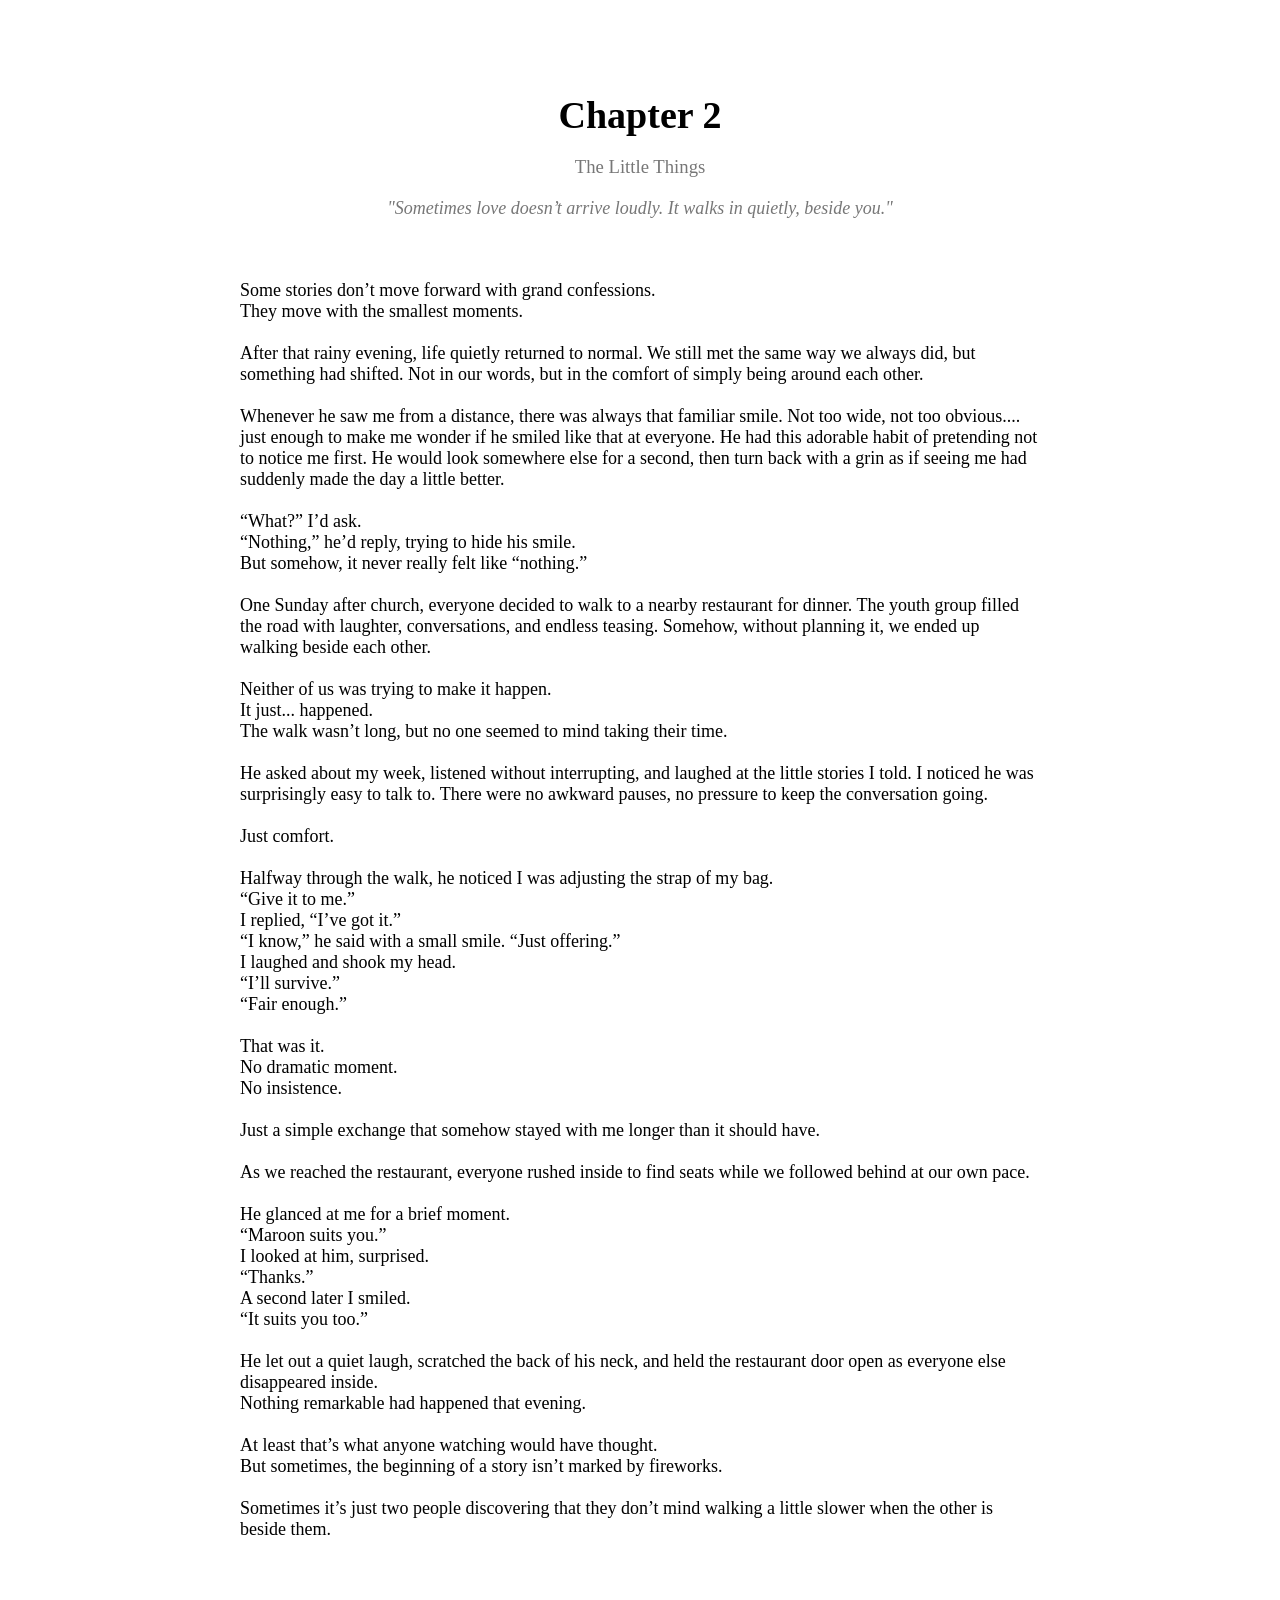
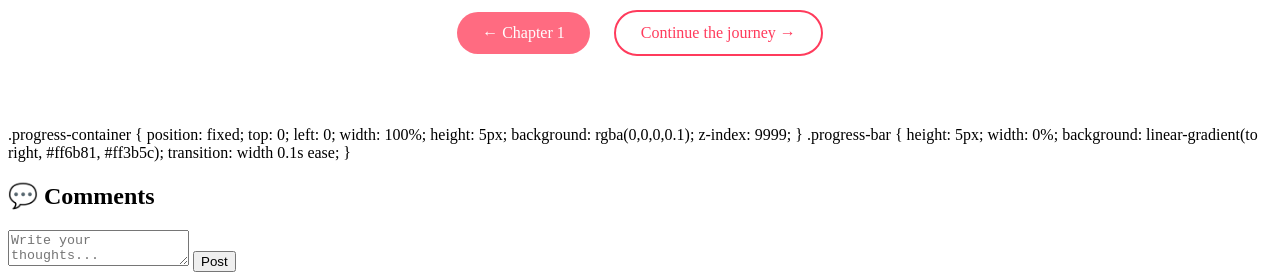
<file: chapter2.html>
<!DOCTYPE html>
<html lang="en">
<head>
  <meta charset="UTF-8">
  <title>Chapter 2 | The Love Never Named</title>

  <style>
    body 
<div class="progress-container">
  <div class="progress-bar" id="progressBar"></div>
</div>{
      margin: 0;
      font-family: 'Georgia', serif;
      background: #fff5f7;
      color: #333;
      line-height: 1.9;
    }

    .container {
      max-width: 800px;
      margin: auto;
      padding: 60px 20px;
    }

    h1 {
      text-align: center;
      font-size: 38px;
      margin-bottom: 5px;
    }

    h3 {
      text-align: center;
      font-weight: normal;
      color: #777;
      margin-bottom: 20px;
    }

    .quote-box {
      text-align: center;
      font-style: italic;
      color: #777;
      margin-bottom: 40px;
      font-size: 18px;
    }

    p {
      font-size: 18px;
      margin-bottom: 20px;
      white-space: pre-line;
    }

    .nav {
      text-align: center;
      margin-top: 60px;
    }

    .btn {
      display: inline-block;
      padding: 12px 25px;
      background: #ff6b81;
      color: white;
      text-decoration: none;
      border-radius: 25px;
      margin: 10px;
      transition: 0.3s;
    }

    .btn:hover {
      background: #ff3b5c;
      box-shadow: 0 0 12px rgba(255, 107, 129, 0.5);
      transform: scale(1.05);
    }

    .continue {
      display: inline-block;
      padding: 12px 25px;
      background: transparent;
      color: #ff3b5c;
      text-decoration: none;
      border: 2px solid #ff3b5c;
      border-radius: 25px;
      margin: 10px;
      transition: 0.3s;
    }

    .continue:hover {
      background: #ff3b5c;
      color: white;
      box-shadow: 0 0 12px rgba(255, 59, 92, 0.5);
      transform: scale(1.05);
    }
  </style>
</head>

<body>

  <div class="container">

    <h1>Chapter 2</h1>
    <h3>The Little Things</h3>

    <div class="quote-box">
      "Sometimes love doesn’t arrive loudly. It walks in quietly, beside you."
    </div>

    <p>
Some stories don’t move forward with grand confessions.
They move with the smallest moments.

After that rainy evening, life quietly returned to normal. We still met the same way we always did, but something had shifted. Not in our words, but in the comfort of simply being around each other.

Whenever he saw me from a distance, there was always that familiar smile. Not too wide, not too obvious.... just enough to make me wonder if he smiled like that at everyone. He had this adorable habit of pretending not to notice me first. He would look somewhere else for a second, then turn back with a grin as if seeing me had suddenly made the day a little better.

“What?” I’d ask.
“Nothing,” he’d reply, trying to hide his smile.
But somehow, it never really felt like “nothing.”

One Sunday after church, everyone decided to walk to a nearby restaurant for dinner. The youth group filled the road with laughter, conversations, and endless teasing. Somehow, without planning it, we ended up walking beside each other.

Neither of us was trying to make it happen.
It just... happened.
The walk wasn’t long, but no one seemed to mind taking their time.

He asked about my week, listened without interrupting, and laughed at the little stories I told. I noticed he was surprisingly easy to talk to. There were no awkward pauses, no pressure to keep the conversation going.

Just comfort.

Halfway through the walk, he noticed I was adjusting the strap of my bag.
“Give it to me.”
I replied, “I’ve got it.”
“I know,” he said with a small smile. “Just offering.”
I laughed and shook my head.
“I’ll survive.”
“Fair enough.”

That was it.
No dramatic moment.
No insistence.

Just a simple exchange that somehow stayed with me longer than it should have.

As we reached the restaurant, everyone rushed inside to find seats while we followed behind at our own pace.

He glanced at me for a brief moment.
“Maroon suits you.”
I looked at him, surprised.
“Thanks.”
A second later I smiled.
“It suits you too.”

He let out a quiet laugh, scratched the back of his neck, and held the restaurant door open as everyone else disappeared inside.
Nothing remarkable had happened that evening.

At least that’s what anyone watching would have thought.
But sometimes, the beginning of a story isn’t marked by fireworks.

Sometimes it’s just two people discovering that they don’t mind walking a little slower when the other is beside them.
    </p>

    <div class="nav">
      <a href="story.html" class="btn">← Chapter 1</a>
      <a href="chapter3.html" class="continue">Continue the journey →</a>
    </div>

  </div>

</body>
<div class="progress-container">
  <div class="progress-bar" id="progressBar"></div>
</div>
.progress-container {
  position: fixed;
  top: 0;
  left: 0;
  width: 100%;
  height: 5px;
  background: rgba(0,0,0,0.1);
  z-index: 9999;
}

.progress-bar {
  height: 5px;
  width: 0%;
  background: linear-gradient(to right, #ff6b81, #ff3b5c);
  transition: width 0.1s ease;
}

<div class="comment-section">
  <h2>💬 Comments</h2>

  <textarea id="commentInput" placeholder="Write your thoughts..."></textarea>
  <button onclick="addComment()">Post</button>

  <div id="commentList"></div>
</div>
</body>
<script>
function loadComments() {
  let comments = JSON.parse(localStorage.getItem("comments")) || [];
  let list = document.getElementById("commentList");
  list.innerHTML = "";

  comments.forEach(c => {
    let div = document.createElement("div");
    div.className = "comment";
    div.innerText = c;
    list.appendChild(div);
  });
}

function addComment() {
  let input = document.getElementById("commentInput");
  let comments = JSON.parse(localStorage.getItem("comments")) || [];

  if (input.value.trim() !== "") {
    comments.push(input.value);
    localStorage.setItem("comments", JSON.stringify(comments));
    input.value = "";
    loadComments();
  }
}

loadComments();
</script>
</html>
</file>
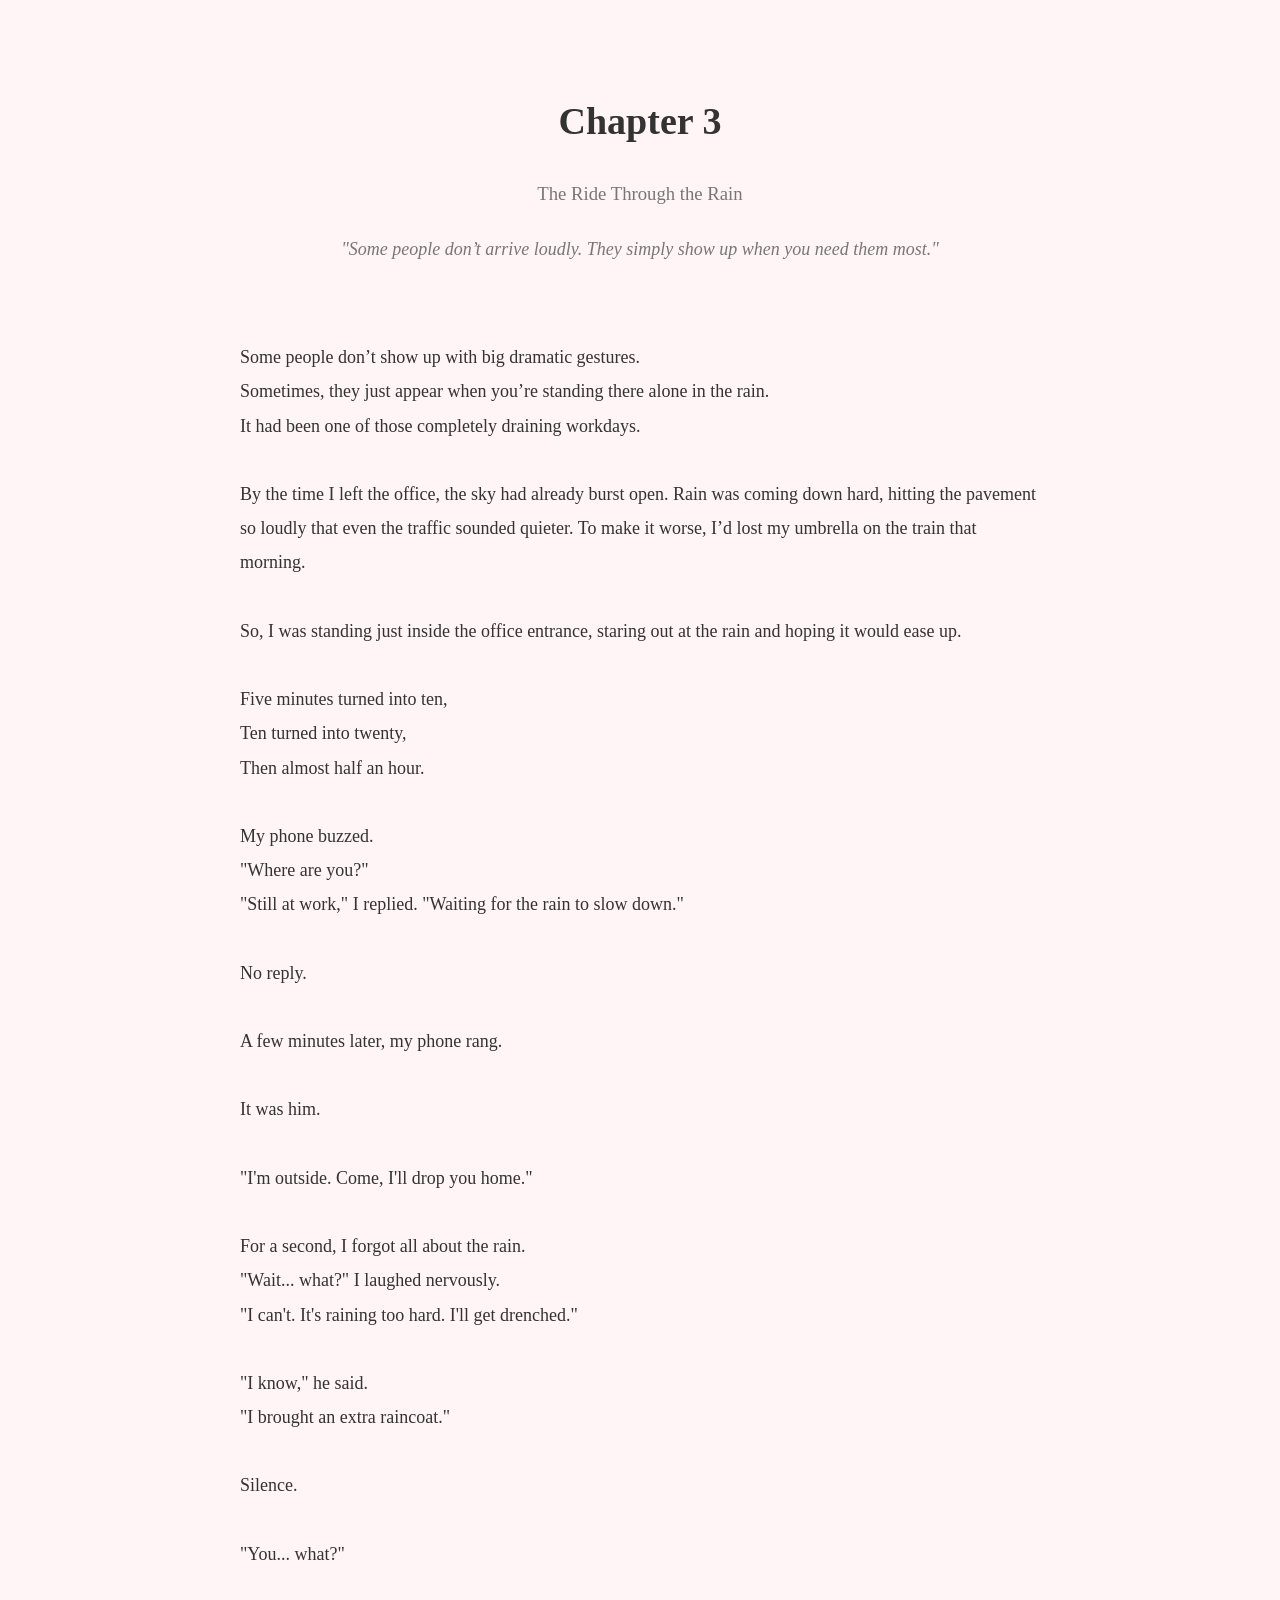
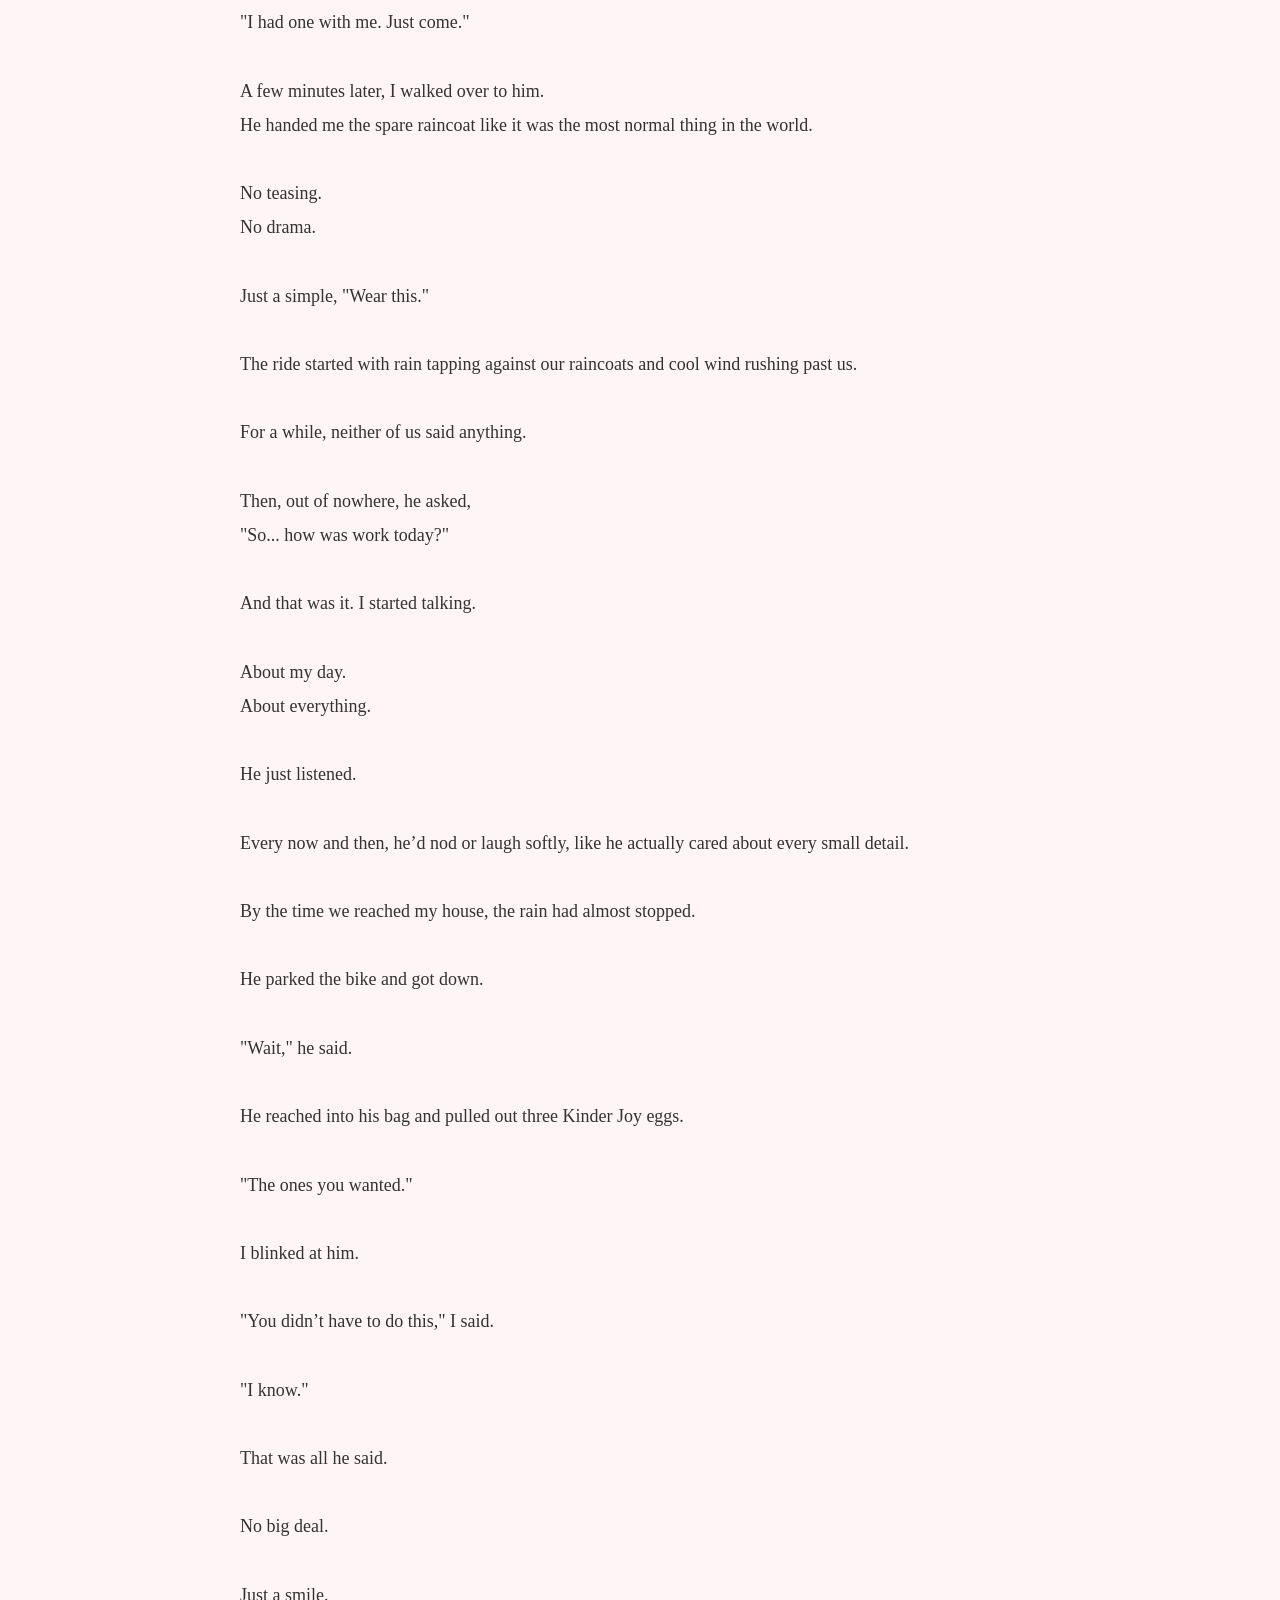
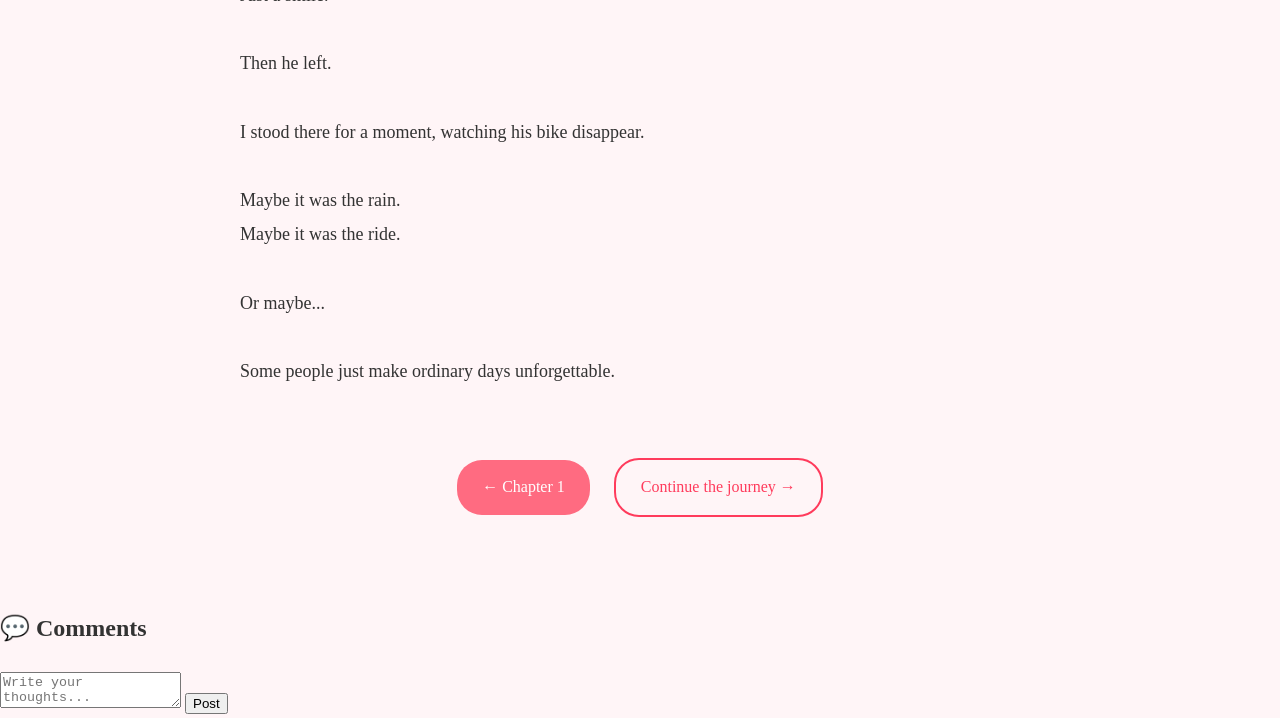
<file: chapter3.html>
<!DOCTYPE html>
<html lang="en">
<head>
  <meta charset="UTF-8">
  <title>Chapter 3 | The Love Never Named</title>

  <style>
    body {
      margin: 0;
      font-family: 'Georgia', serif;
      background: #fff5f7;
      color: #333;
      line-height: 1.9;
    }

    .container {
      max-width: 800px;
      margin: auto;
      padding: 60px 20px;
    }

    h1 {
      text-align: center;
      font-size: 38px;
      margin-bottom: 5px;
    }

    h3 {
      text-align: center;
      font-weight: normal;
      color: #777;
      margin-bottom: 20px;
    }

    .quote-box {
      text-align: center;
      font-style: italic;
      color: #777;
      margin-bottom: 40px;
      font-size: 18px;
    }

    p {
      font-size: 18px;
      margin-bottom: 20px;
      white-space: pre-line;
    }

    .nav {
      text-align: center;
      margin-top: 60px;
    }

    .btn {
      display: inline-block;
      padding: 12px 25px;
      background: #ff6b81;
      color: white;
      text-decoration: none;
      border-radius: 25px;
      margin: 10px;
      transition: 0.3s;
    }

    .btn:hover {
      background: #ff3b5c;
      box-shadow: 0 0 12px rgba(255, 107, 129, 0.5);
      transform: scale(1.05);
    }

    .continue {
      display: inline-block;
      padding: 12px 25px;
      background: transparent;
      color: #ff3b5c;
      text-decoration: none;
      border: 2px solid #ff3b5c;
      border-radius: 25px;
      margin: 10px;
      transition: 0.3s;
    }

    .continue:hover {
      background: #ff3b5c;
      color: white;
      box-shadow: 0 0 12px rgba(255, 59, 92, 0.5);
      transform: scale(1.05);
    }
  </style>
</head>

<body>

  <div class="container">

    <h1>Chapter 3</h1>
    <h3>The Ride Through the Rain</h3>

    <div class="quote-box">
      "Some people don’t arrive loudly. They simply show up when you need them most."
    </div>

    <p>
Some people don’t show up with big dramatic gestures.
Sometimes, they just appear when you’re standing there alone in the rain.
It had been one of those completely draining workdays.

By the time I left the office, the sky had already burst open. Rain was coming down hard, hitting the pavement so loudly that even the traffic sounded quieter. To make it worse, I’d lost my umbrella on the train that morning.

So, I was standing just inside the office entrance, staring out at the rain and hoping it would ease up.

Five minutes turned into ten,
Ten turned into twenty,
Then almost half an hour.

My phone buzzed.
"Where are you?"
"Still at work," I replied. "Waiting for the rain to slow down."

No reply.

A few minutes later, my phone rang.

It was him.

"I'm outside. Come, I'll drop you home."

For a second, I forgot all about the rain.
"Wait... what?" I laughed nervously.
"I can't. It's raining too hard. I'll get drenched."

"I know," he said.
"I brought an extra raincoat."

Silence.

"You... what?"

"I had one with me. Just come."

A few minutes later, I walked over to him.
He handed me the spare raincoat like it was the most normal thing in the world.

No teasing.
No drama.

Just a simple, "Wear this."

The ride started with rain tapping against our raincoats and cool wind rushing past us.

For a while, neither of us said anything.

Then, out of nowhere, he asked,
"So... how was work today?"

And that was it. I started talking.

About my day.
About everything.

He just listened.

Every now and then, he’d nod or laugh softly, like he actually cared about every small detail.

By the time we reached my house, the rain had almost stopped.

He parked the bike and got down.

"Wait," he said.

He reached into his bag and pulled out three Kinder Joy eggs.

"The ones you wanted."

I blinked at him.

"You didn’t have to do this," I said.

"I know."

That was all he said.

No big deal.

Just a smile.

Then he left.

I stood there for a moment, watching his bike disappear.

Maybe it was the rain.
Maybe it was the ride.

Or maybe...

Some people just make ordinary days unforgettable.
    </p>

    <div class="nav">
     <a href="story.html" class="btn">← Chapter 1</a>
      <a href="chapter4.html" class="continue">Continue the journey →</a>
    </div>

  </div>
<div class="comment-section">
  <h2>💬 Comments</h2>

  <textarea id="commentInput" placeholder="Write your thoughts..."></textarea>
  <button onclick="addComment()">Post</button>

  <div id="commentList"></div>
</div>

</body>
<script>
function loadComments() {
  let comments = JSON.parse(localStorage.getItem("comments")) || [];
  let list = document.getElementById("commentList");
  list.innerHTML = "";

  comments.forEach(c => {
    let div = document.createElement("div");
    div.className = "comment";
    div.innerText = c;
    list.appendChild(div);
  });
}

function addComment() {
  let input = document.getElementById("commentInput");
  let comments = JSON.parse(localStorage.getItem("comments")) || [];

  if (input.value.trim() !== "") {
    comments.push(input.value);
    localStorage.setItem("comments", JSON.stringify(comments));
    input.value = "";
    loadComments();
  }
}

loadComments();
</script>
</html>
</file>
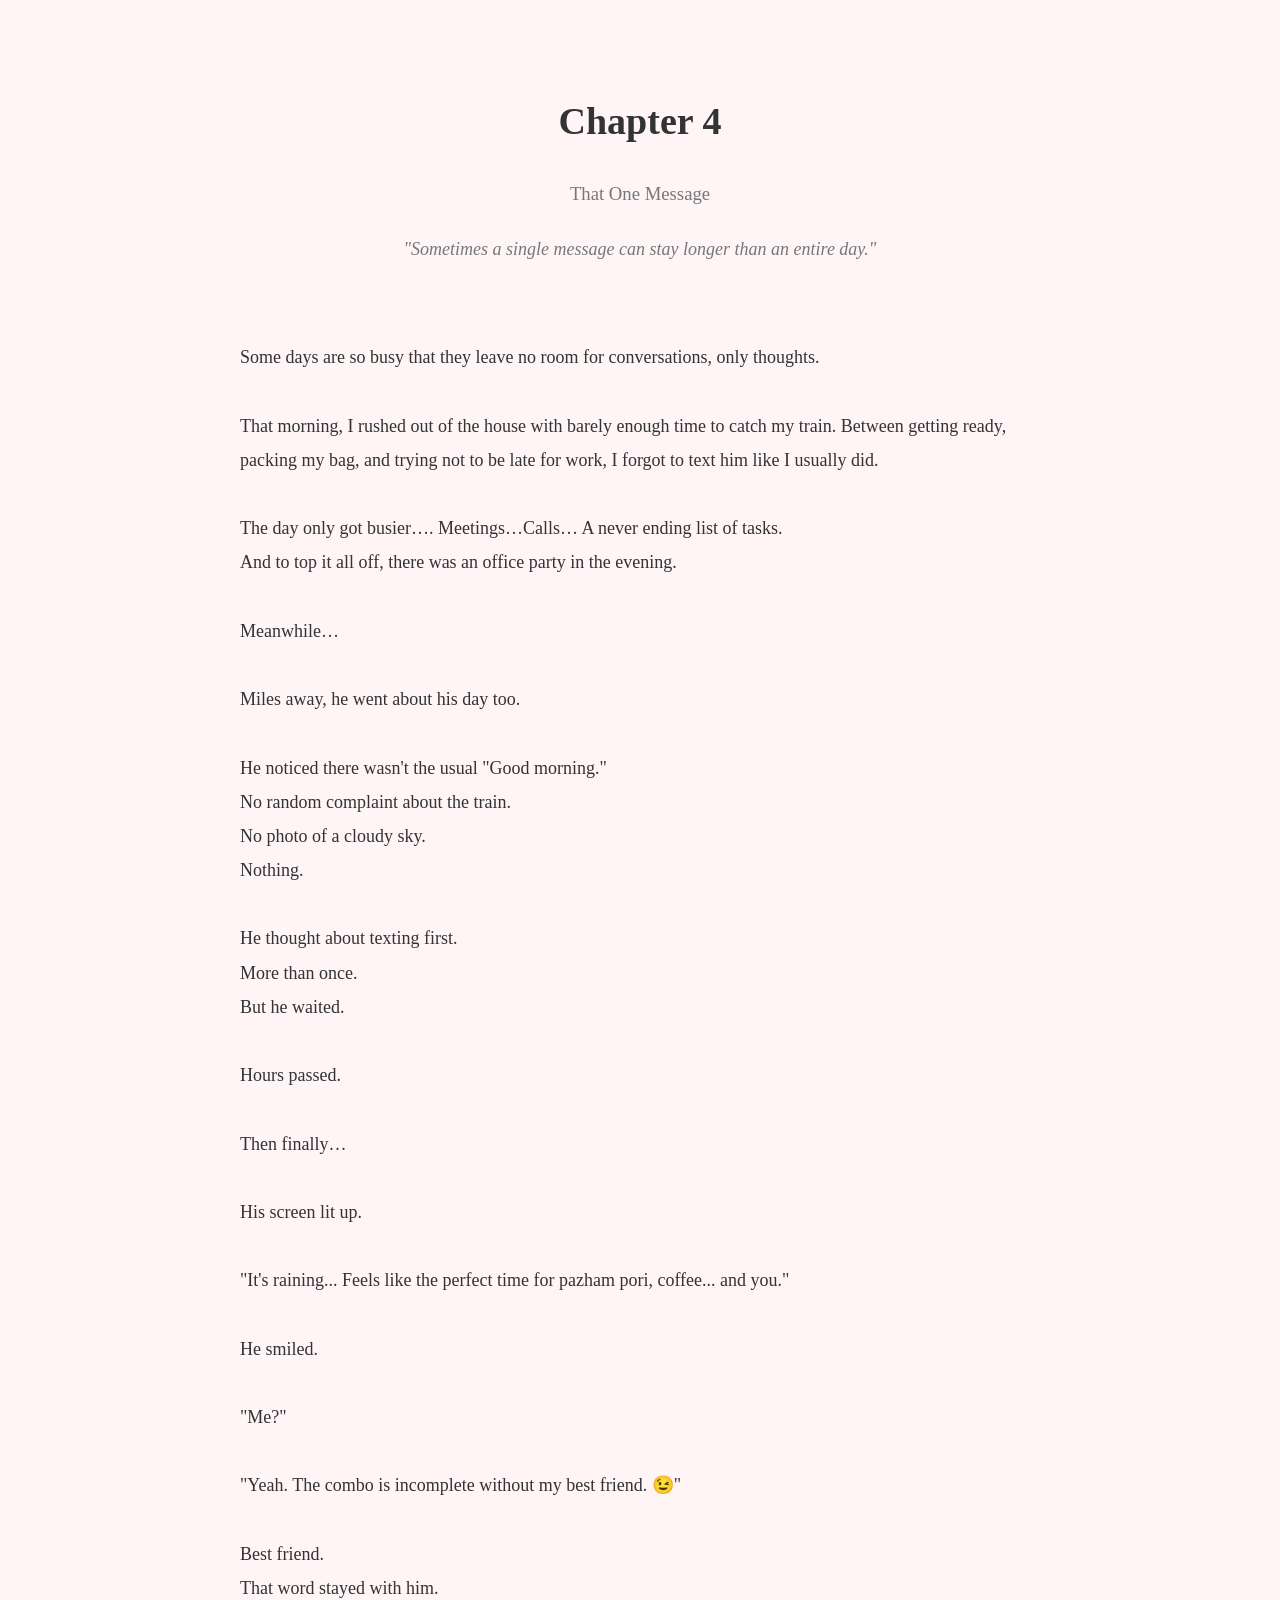
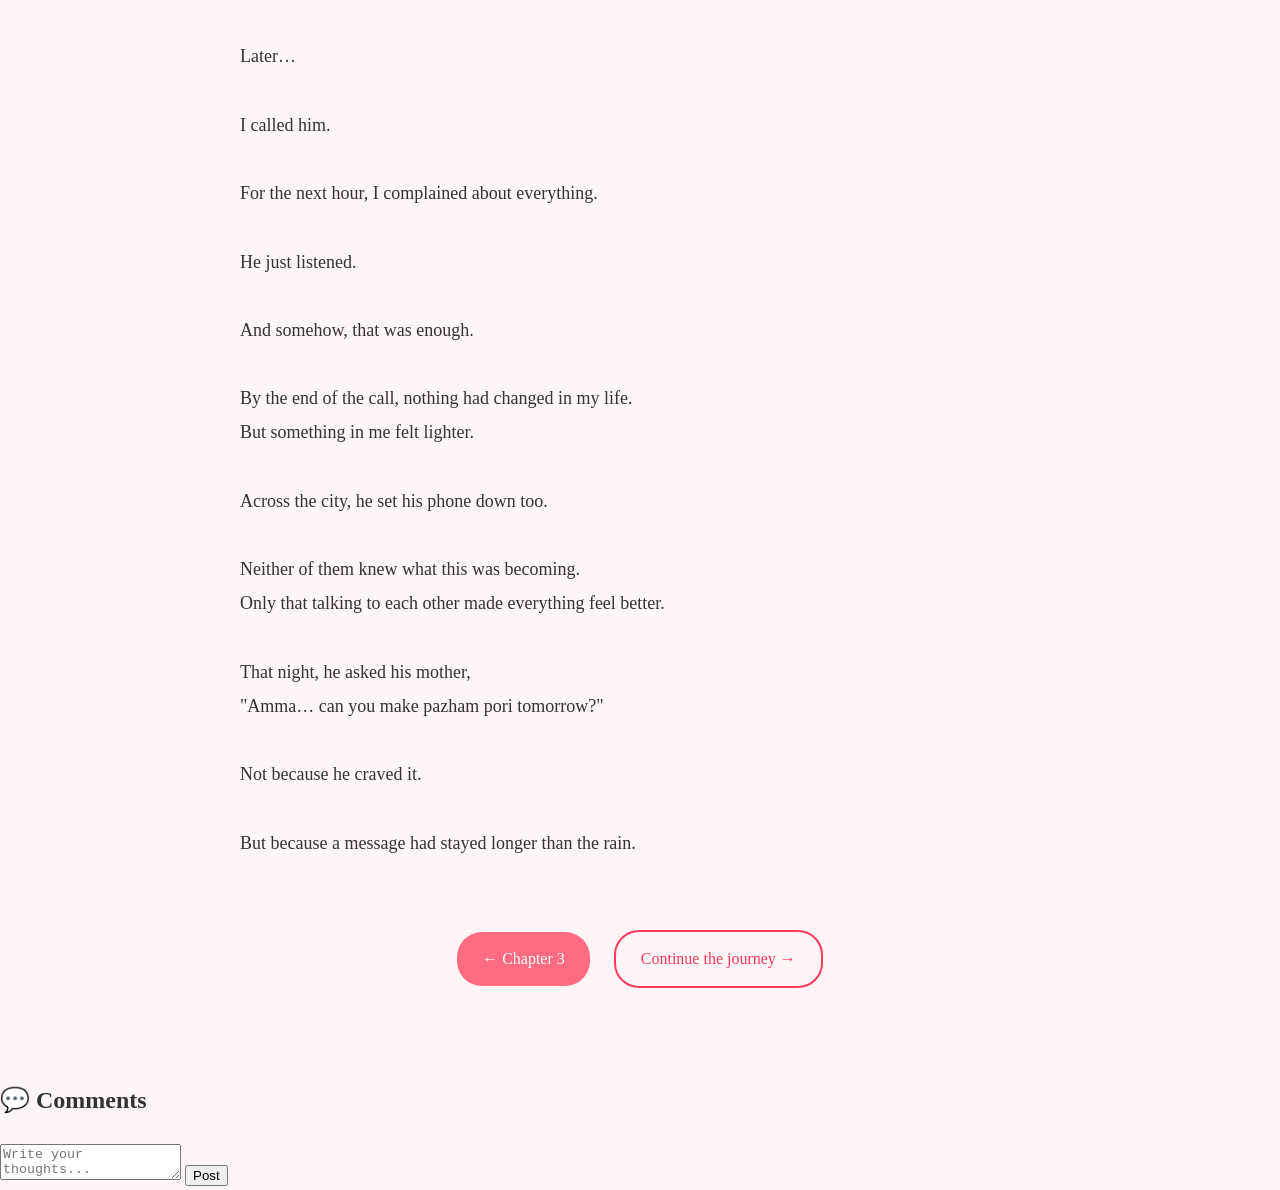
<file: chapter4.html>
<!DOCTYPE html>
<html lang="en">
<head>
  <meta charset="UTF-8">
  <title>Chapter 4 | The Love Never Named</title>

  <style>
    body {
      margin: 0;
      font-family: 'Georgia', serif;
      background: #fff5f7;
      color: #333;
      line-height: 1.9;
    }

    .container {
      max-width: 800px;
      margin: auto;
      padding: 60px 20px;
    }

    h1 {
      text-align: center;
      font-size: 38px;
      margin-bottom: 5px;
    }

    h3 {
      text-align: center;
      font-weight: normal;
      color: #777;
      margin-bottom: 20px;
    }

    .quote-box {
      text-align: center;
      font-style: italic;
      color: #777;
      margin-bottom: 40px;
      font-size: 18px;
    }

    p {
      font-size: 18px;
      margin-bottom: 20px;
      white-space: pre-line;
    }

    .nav {
      text-align: center;
      margin-top: 60px;
    }

    .btn {
      display: inline-block;
      padding: 12px 25px;
      background: #ff6b81;
      color: white;
      text-decoration: none;
      border-radius: 25px;
      margin: 10px;
      transition: 0.3s;
    }

    .btn:hover {
      background: #ff3b5c;
      box-shadow: 0 0 12px rgba(255, 107, 129, 0.5);
      transform: scale(1.05);
    }

    .continue {
      display: inline-block;
      padding: 12px 25px;
      background: transparent;
      color: #ff3b5c;
      text-decoration: none;
      border: 2px solid #ff3b5c;
      border-radius: 25px;
      margin: 10px;
      transition: 0.3s;
    }

    .continue:hover {
      background: #ff3b5c;
      color: white;
      box-shadow: 0 0 12px rgba(255, 59, 92, 0.5);
      transform: scale(1.05);
    }
  </style>
</head>

<body>

  <div class="container">

    <h1>Chapter 4</h1>
    <h3>That One Message</h3>

    <div class="quote-box">
      "Sometimes a single message can stay longer than an entire day."
    </div>

    <p>
Some days are so busy that they leave no room for conversations, only thoughts.

That morning, I rushed out of the house with barely enough time to catch my train. Between getting ready, packing my bag, and trying not to be late for work, I forgot to text him like I usually did.

The day only got busier…. Meetings…Calls… A never ending list of tasks.
And to top it all off, there was an office party in the evening.

Meanwhile…

Miles away, he went about his day too.

He noticed there wasn't the usual "Good morning."
No random complaint about the train.
No photo of a cloudy sky.
Nothing.

He thought about texting first.
More than once.
But he waited.

Hours passed.

Then finally…

His screen lit up.

"It's raining... Feels like the perfect time for pazham pori, coffee... and you."

He smiled.

"Me?"

"Yeah. The combo is incomplete without my best friend. 😉"

Best friend.
That word stayed with him.

Later…

I called him.

For the next hour, I complained about everything.

He just listened.

And somehow, that was enough.

By the end of the call, nothing had changed in my life.
But something in me felt lighter.

Across the city, he set his phone down too.

Neither of them knew what this was becoming.
Only that talking to each other made everything feel better.

That night, he asked his mother,
"Amma… can you make pazham pori tomorrow?"

Not because he craved it.

But because a message had stayed longer than the rain.
    </p>

    <div class="nav">
      <a href="chapter3.html" class="btn">← Chapter 3</a>
      <a href="chapter5.html" class="continue">Continue the journey →</a>
    </div>

  </div>

<div class="comment-section">
  <h2>💬 Comments</h2>

  <textarea id="commentInput" placeholder="Write your thoughts..."></textarea>
  <button onclick="addComment()">Post</button>

  <div id="commentList"></div>
</div>

</body>
<script>
function loadComments() {
  let comments = JSON.parse(localStorage.getItem("comments")) || [];
  let list = document.getElementById("commentList");
  list.innerHTML = "";

  comments.forEach(c => {
    let div = document.createElement("div");
    div.className = "comment";
    div.innerText = c;
    list.appendChild(div);
  });
}

function addComment() {
  let input = document.getElementById("commentInput");
  let comments = JSON.parse(localStorage.getItem("comments")) || [];

  if (input.value.trim() !== "") {
    comments.push(input.value);
    localStorage.setItem("comments", JSON.stringify(comments));
    input.value = "";
    loadComments();
  }
}

loadComments();
</script>
</html>
</file>
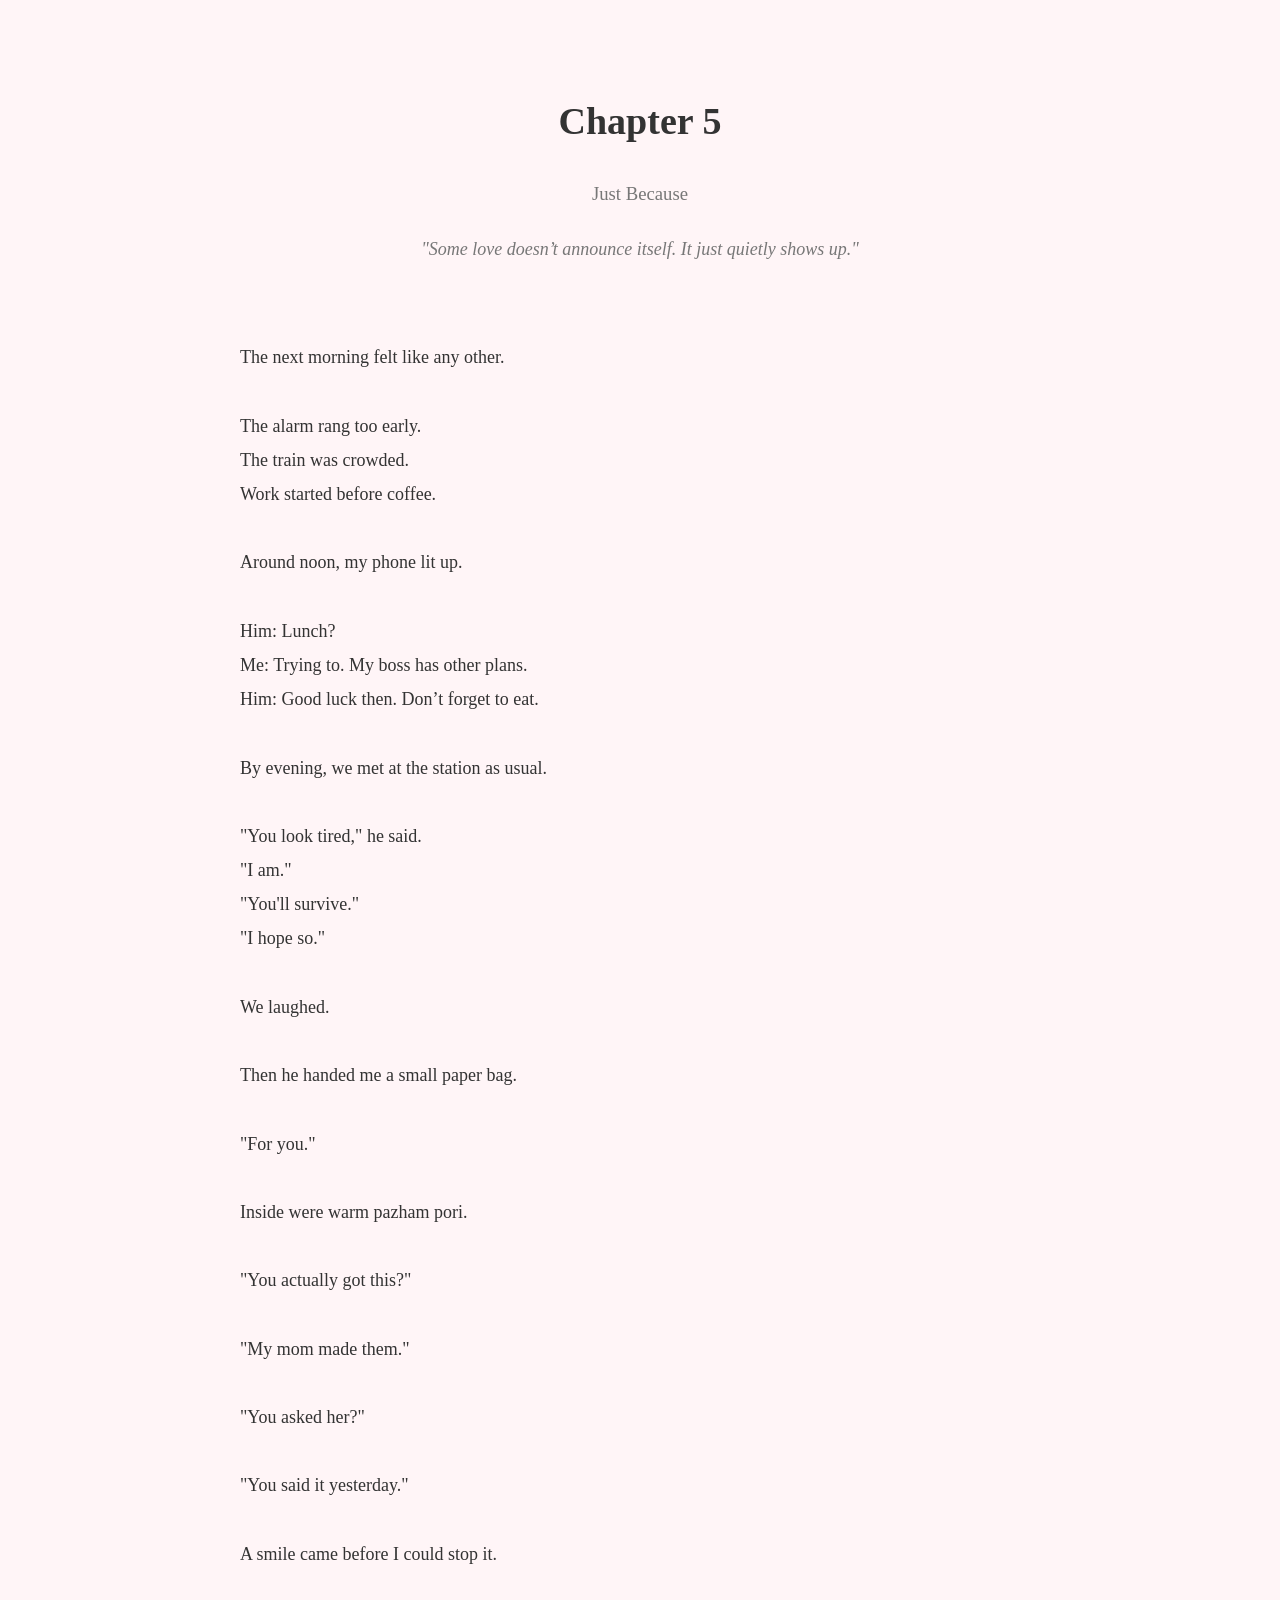
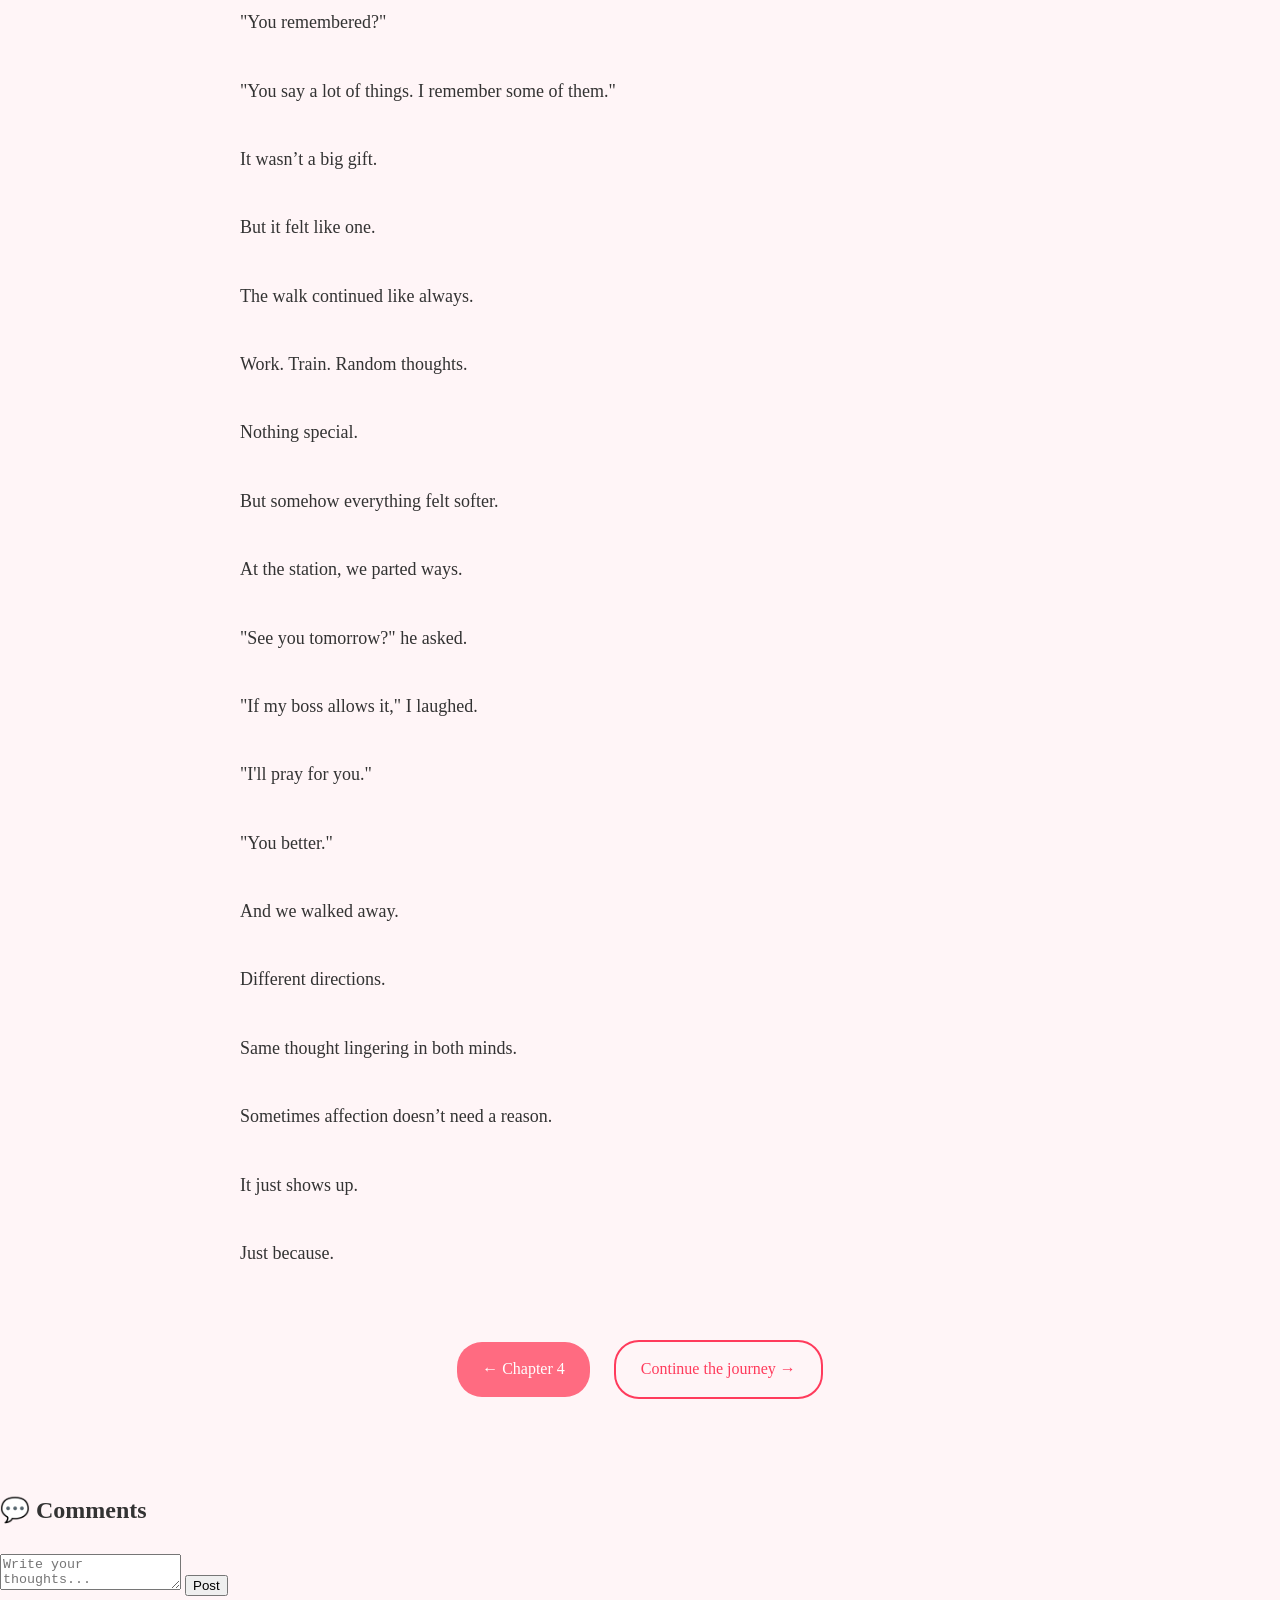
<file: chapter5.html>
<!DOCTYPE html>
<html lang="en">
<head>
  <meta charset="UTF-8">
  <title>Chapter 5 | The Love Never Named</title>

  <style>
    body {
      margin: 0;
      font-family: 'Georgia', serif;
      background: #fff5f7;
      color: #333;
      line-height: 1.9;
    }

    .container {
      max-width: 800px;
      margin: auto;
      padding: 60px 20px;
    }

    h1 {
      text-align: center;
      font-size: 38px;
      margin-bottom: 5px;
    }

    h3 {
      text-align: center;
      font-weight: normal;
      color: #777;
      margin-bottom: 20px;
    }

    .quote-box {
      text-align: center;
      font-style: italic;
      color: #777;
      margin-bottom: 40px;
      font-size: 18px;
    }

    p {
      font-size: 18px;
      margin-bottom: 20px;
      white-space: pre-line;
    }

    .nav {
      text-align: center;
      margin-top: 60px;
    }

    .btn {
      display: inline-block;
      padding: 12px 25px;
      background: #ff6b81;
      color: white;
      text-decoration: none;
      border-radius: 25px;
      margin: 10px;
      transition: 0.3s;
    }

    .btn:hover {
      background: #ff3b5c;
      box-shadow: 0 0 12px rgba(255, 107, 129, 0.5);
      transform: scale(1.05);
    }

    .continue {
      display: inline-block;
      padding: 12px 25px;
      background: transparent;
      color: #ff3b5c;
      text-decoration: none;
      border: 2px solid #ff3b5c;
      border-radius: 25px;
      margin: 10px;
      transition: 0.3s;
    }

    .continue:hover {
      background: #ff3b5c;
      color: white;
      box-shadow: 0 0 12px rgba(255, 59, 92, 0.5);
      transform: scale(1.05);
    }
  </style>
</head>

<body>

  <div class="container">

    <h1>Chapter 5</h1>
    <h3>Just Because</h3>

    <div class="quote-box">
      "Some love doesn’t announce itself. It just quietly shows up."
    </div>

    <p>
The next morning felt like any other.

The alarm rang too early.
The train was crowded.
Work started before coffee.

Around noon, my phone lit up.

Him: Lunch?  
Me: Trying to. My boss has other plans.  
Him: Good luck then. Don’t forget to eat.

By evening, we met at the station as usual.

"You look tired," he said.  
"I am."  
"You'll survive."  
"I hope so."

We laughed.

Then he handed me a small paper bag.

"For you."

Inside were warm pazham pori.

"You actually got this?"

"My mom made them."

"You asked her?"

"You said it yesterday."

A smile came before I could stop it.

"You remembered?"

"You say a lot of things. I remember some of them."

It wasn’t a big gift.

But it felt like one.

The walk continued like always.

Work. Train. Random thoughts.

Nothing special.

But somehow everything felt softer.

At the station, we parted ways.

"See you tomorrow?" he asked.

"If my boss allows it," I laughed.

"I'll pray for you."

"You better."

And we walked away.

Different directions.

Same thought lingering in both minds.

Sometimes affection doesn’t need a reason.

It just shows up.

Just because.
    </p>

    <div class="nav">
      <a href="chapter4.html" class="btn">← Chapter 4</a>
      <a href="chapter6.html" class="continue">Continue the journey →</a>
    </div>

  </div>
<div class="comment-section">
  <h2>💬 Comments</h2>

  <textarea id="commentInput" placeholder="Write your thoughts..."></textarea>
  <button onclick="addComment()">Post</button>

  <div id="commentList"></div>
</div>

</body>
<script>
function loadComments() {
  let comments = JSON.parse(localStorage.getItem("comments")) || [];
  let list = document.getElementById("commentList");
  list.innerHTML = "";

  comments.forEach(c => {
    let div = document.createElement("div");
    div.className = "comment";
    div.innerText = c;
    list.appendChild(div);
  });
}

function addComment() {
  let input = document.getElementById("commentInput");
  let comments = JSON.parse(localStorage.getItem("comments")) || [];

  if (input.value.trim() !== "") {
    comments.push(input.value);
    localStorage.setItem("comments", JSON.stringify(comments));
    input.value = "";
    loadComments();
  }
}

loadComments();
</script>
</html>
</file>
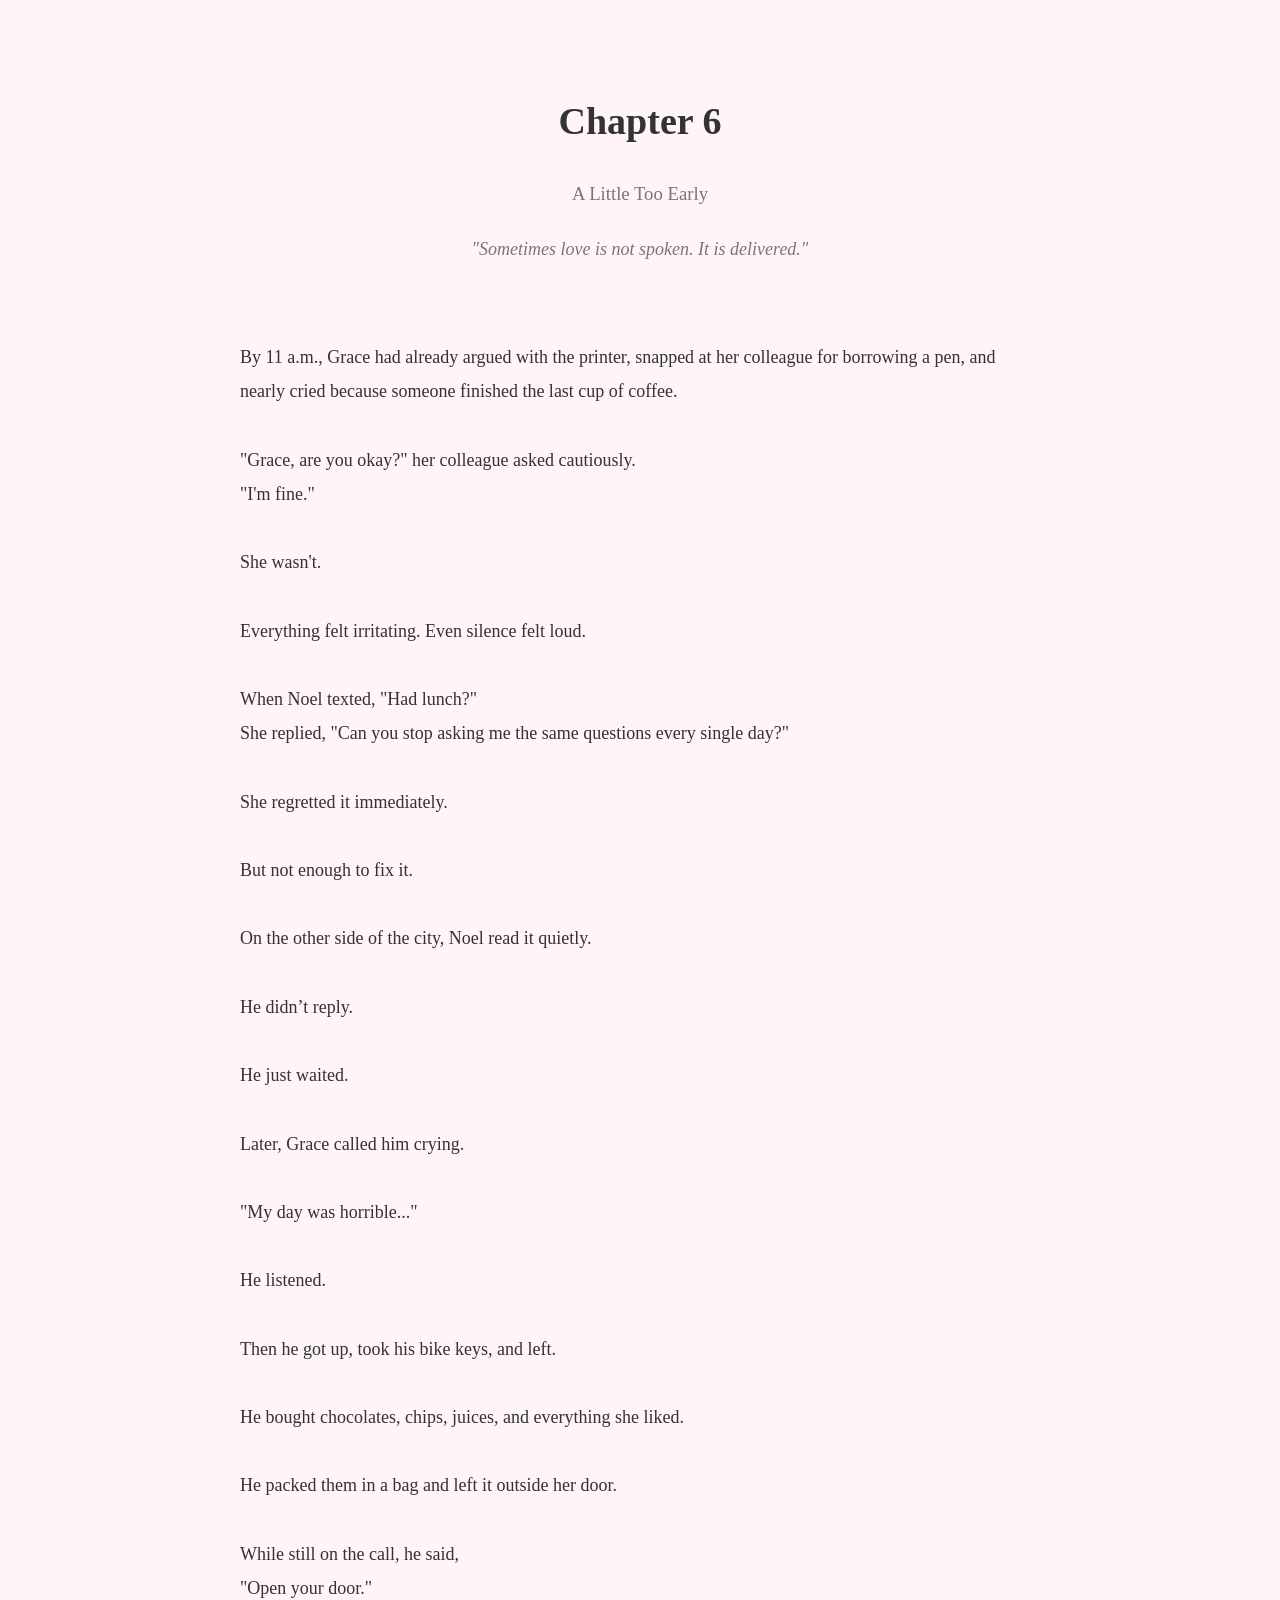
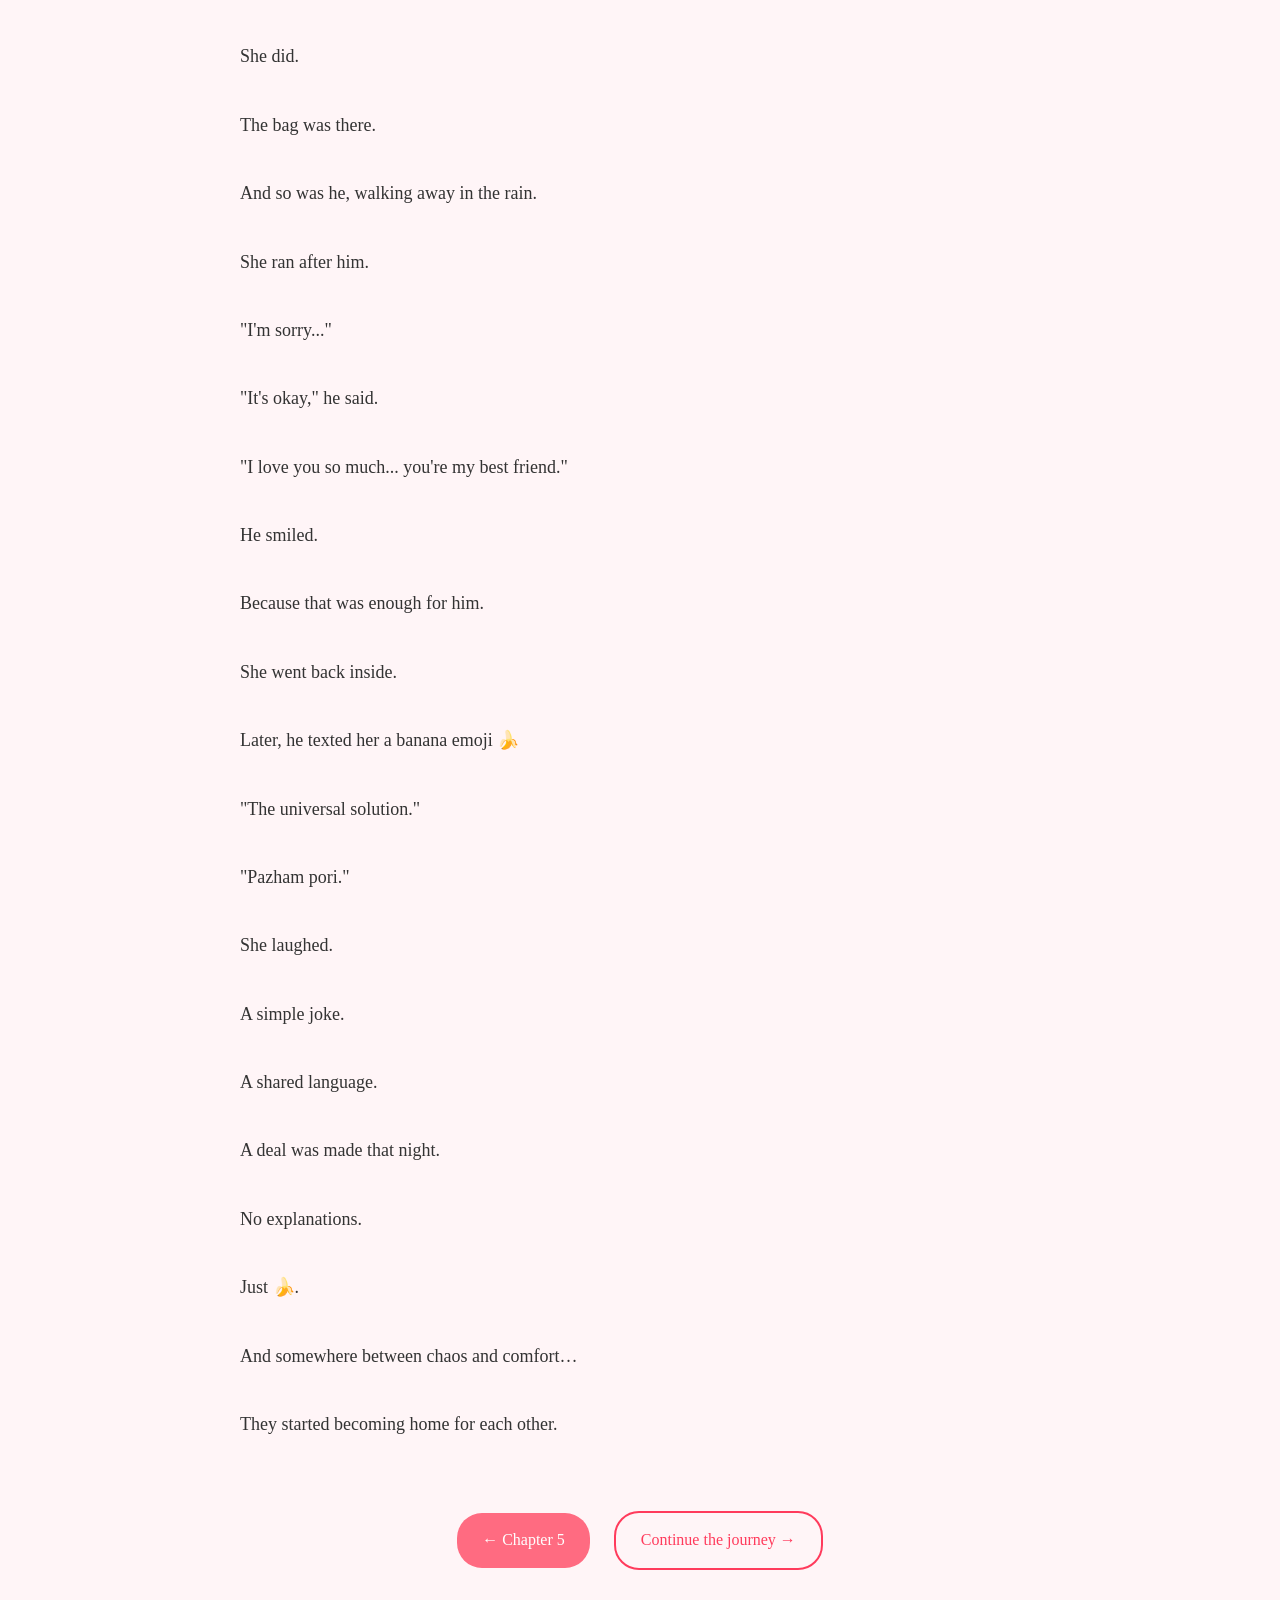
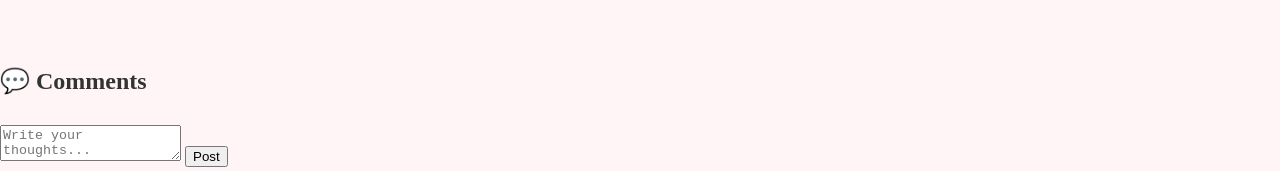
<file: chapter6.html>
<!DOCTYPE html>
<html lang="en">
<head>
  <meta charset="UTF-8">
  <title>Chapter 6 | The Love Never Named</title>

  <style>
    body {
      margin: 0;
      font-family: 'Georgia', serif;
      background: #fff5f7;
      color: #333;
      line-height: 1.9;
    }

    .container {
      max-width: 800px;
      margin: auto;
      padding: 60px 20px;
    }

    h1 {
      text-align: center;
      font-size: 38px;
      margin-bottom: 5px;
    }

    h3 {
      text-align: center;
      font-weight: normal;
      color: #777;
      margin-bottom: 20px;
    }

    .quote-box {
      text-align: center;
      font-style: italic;
      color: #777;
      margin-bottom: 40px;
      font-size: 18px;
    }

    p {
      font-size: 18px;
      margin-bottom: 20px;
      white-space: pre-line;
    }

    .nav {
      text-align: center;
      margin-top: 60px;
    }

    .btn {
      display: inline-block;
      padding: 12px 25px;
      background: #ff6b81;
      color: white;
      text-decoration: none;
      border-radius: 25px;
      margin: 10px;
      transition: 0.3s;
    }

    .btn:hover {
      background: #ff3b5c;
      box-shadow: 0 0 12px rgba(255, 107, 129, 0.5);
      transform: scale(1.05);
    }

    .continue {
      display: inline-block;
      padding: 12px 25px;
      background: transparent;
      color: #ff3b5c;
      text-decoration: none;
      border: 2px solid #ff3b5c;
      border-radius: 25px;
      margin: 10px;
      transition: 0.3s;
    }

    .continue:hover {
      background: #ff3b5c;
      color: white;
      box-shadow: 0 0 12px rgba(255, 59, 92, 0.5);
      transform: scale(1.05);
    }
  </style>
</head>

<body>

  <div class="container">

    <h1>Chapter 6</h1>
    <h3>A Little Too Early</h3>

    <div class="quote-box">
      "Sometimes love is not spoken. It is delivered."
    </div>

    <p>
By 11 a.m., Grace had already argued with the printer, snapped at her colleague for borrowing a pen, and nearly cried because someone finished the last cup of coffee.

"Grace, are you okay?" her colleague asked cautiously.
"I'm fine."

She wasn't.

Everything felt irritating. Even silence felt loud.

When Noel texted, "Had lunch?"
She replied, "Can you stop asking me the same questions every single day?"

She regretted it immediately.

But not enough to fix it.

On the other side of the city, Noel read it quietly.

He didn’t reply.

He just waited.

Later, Grace called him crying.

"My day was horrible..."

He listened.

Then he got up, took his bike keys, and left.

He bought chocolates, chips, juices, and everything she liked.

He packed them in a bag and left it outside her door.

While still on the call, he said,
"Open your door."

She did.

The bag was there.

And so was he, walking away in the rain.

She ran after him.

"I'm sorry..."

"It's okay," he said.

"I love you so much... you're my best friend."

He smiled.

Because that was enough for him.

She went back inside.

Later, he texted her a banana emoji 🍌

"The universal solution."

"Pazham pori."

She laughed.

A simple joke.

A shared language.

A deal was made that night.

No explanations.

Just 🍌.

And somewhere between chaos and comfort…

They started becoming home for each other.
    </p>

    <div class="nav">
      <a href="chapter5.html" class="btn">← Chapter 5</a>
      <a href="chapter7.html" class="continue">Continue the journey →</a>
    </div>

  </div>

<div class="comment-section">
  <h2>💬 Comments</h2>

  <textarea id="commentInput" placeholder="Write your thoughts..."></textarea>
  <button onclick="addComment()">Post</button>

  <div id="commentList"></div>
</div>

</body>
<script>
function loadComments() {
  let comments = JSON.parse(localStorage.getItem("comments")) || [];
  let list = document.getElementById("commentList");
  list.innerHTML = "";

  comments.forEach(c => {
    let div = document.createElement("div");
    div.className = "comment";
    div.innerText = c;
    list.appendChild(div);
  });
}

function addComment() {
  let input = document.getElementById("commentInput");
  let comments = JSON.parse(localStorage.getItem("comments")) || [];

  if (input.value.trim() !== "") {
    comments.push(input.value);
    localStorage.setItem("comments", JSON.stringify(comments));
    input.value = "";
    loadComments();
  }
}

loadComments();
</script>
</html>
</file>
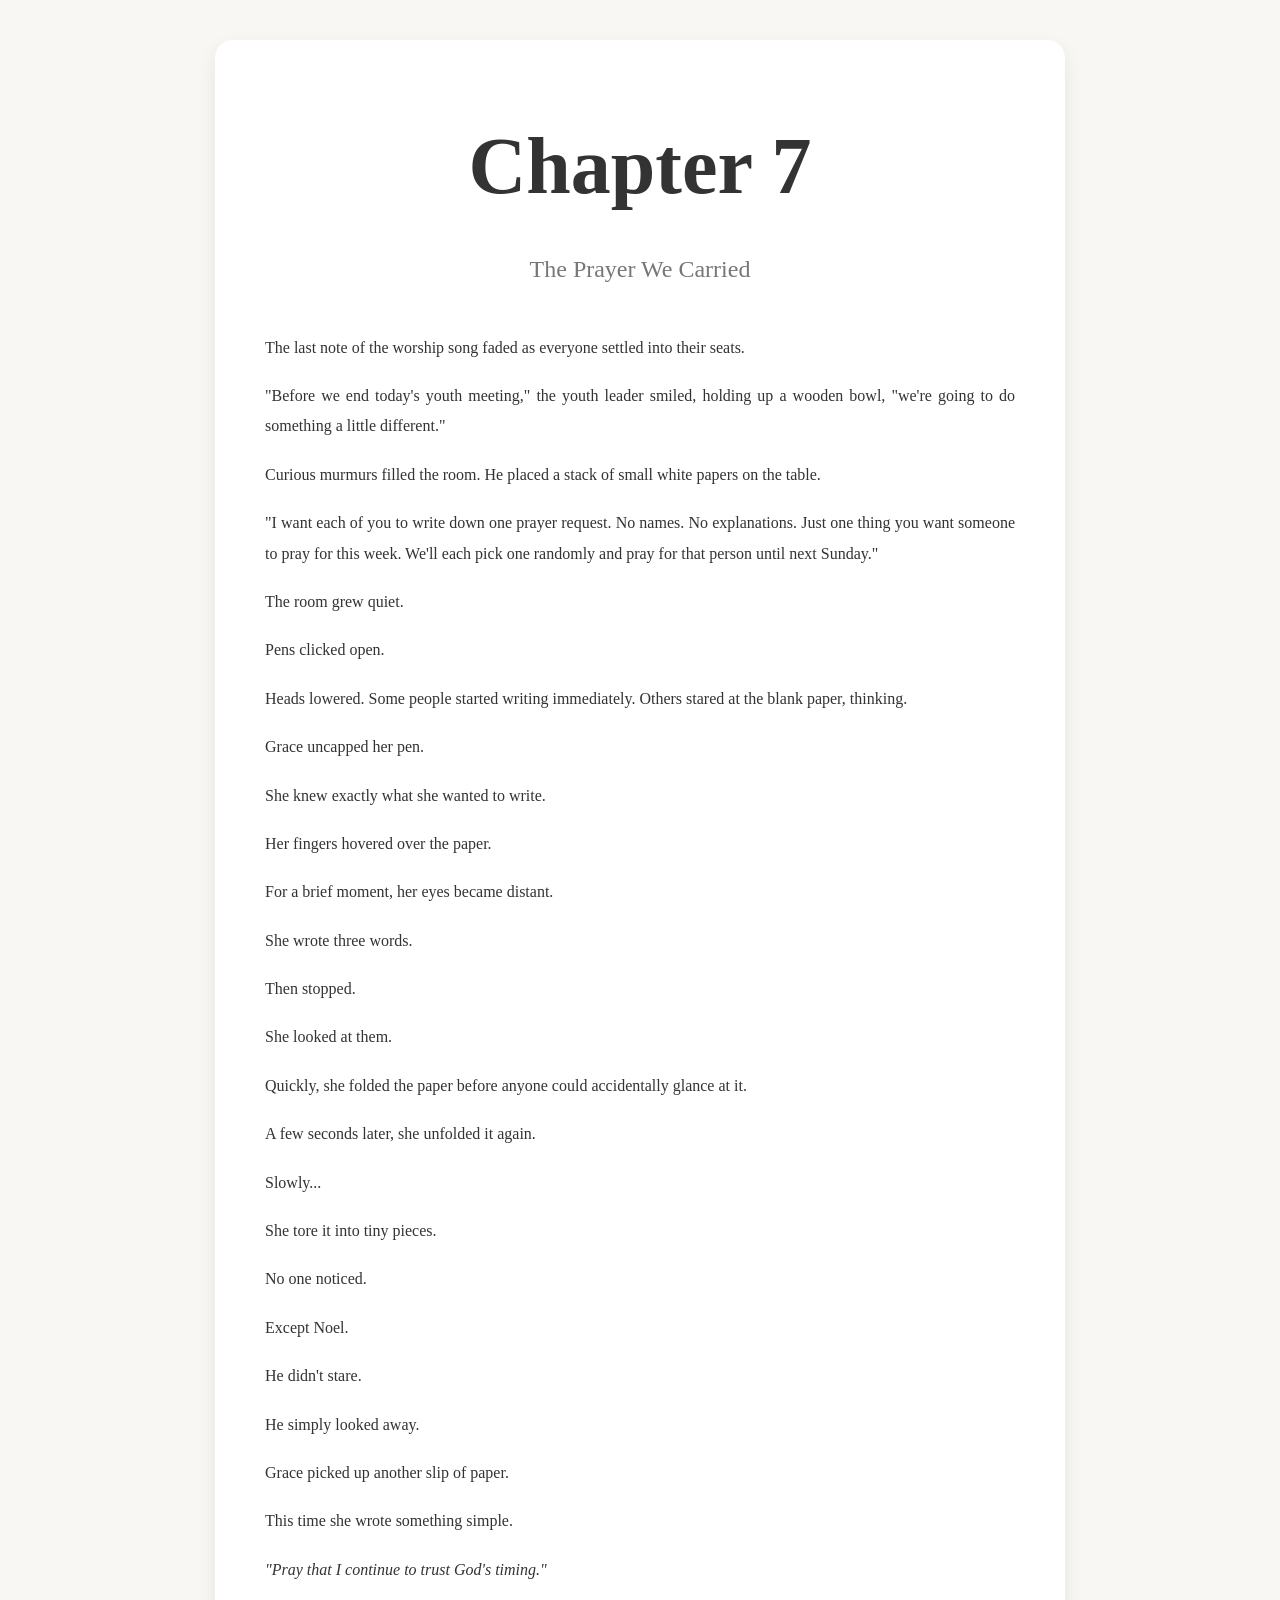
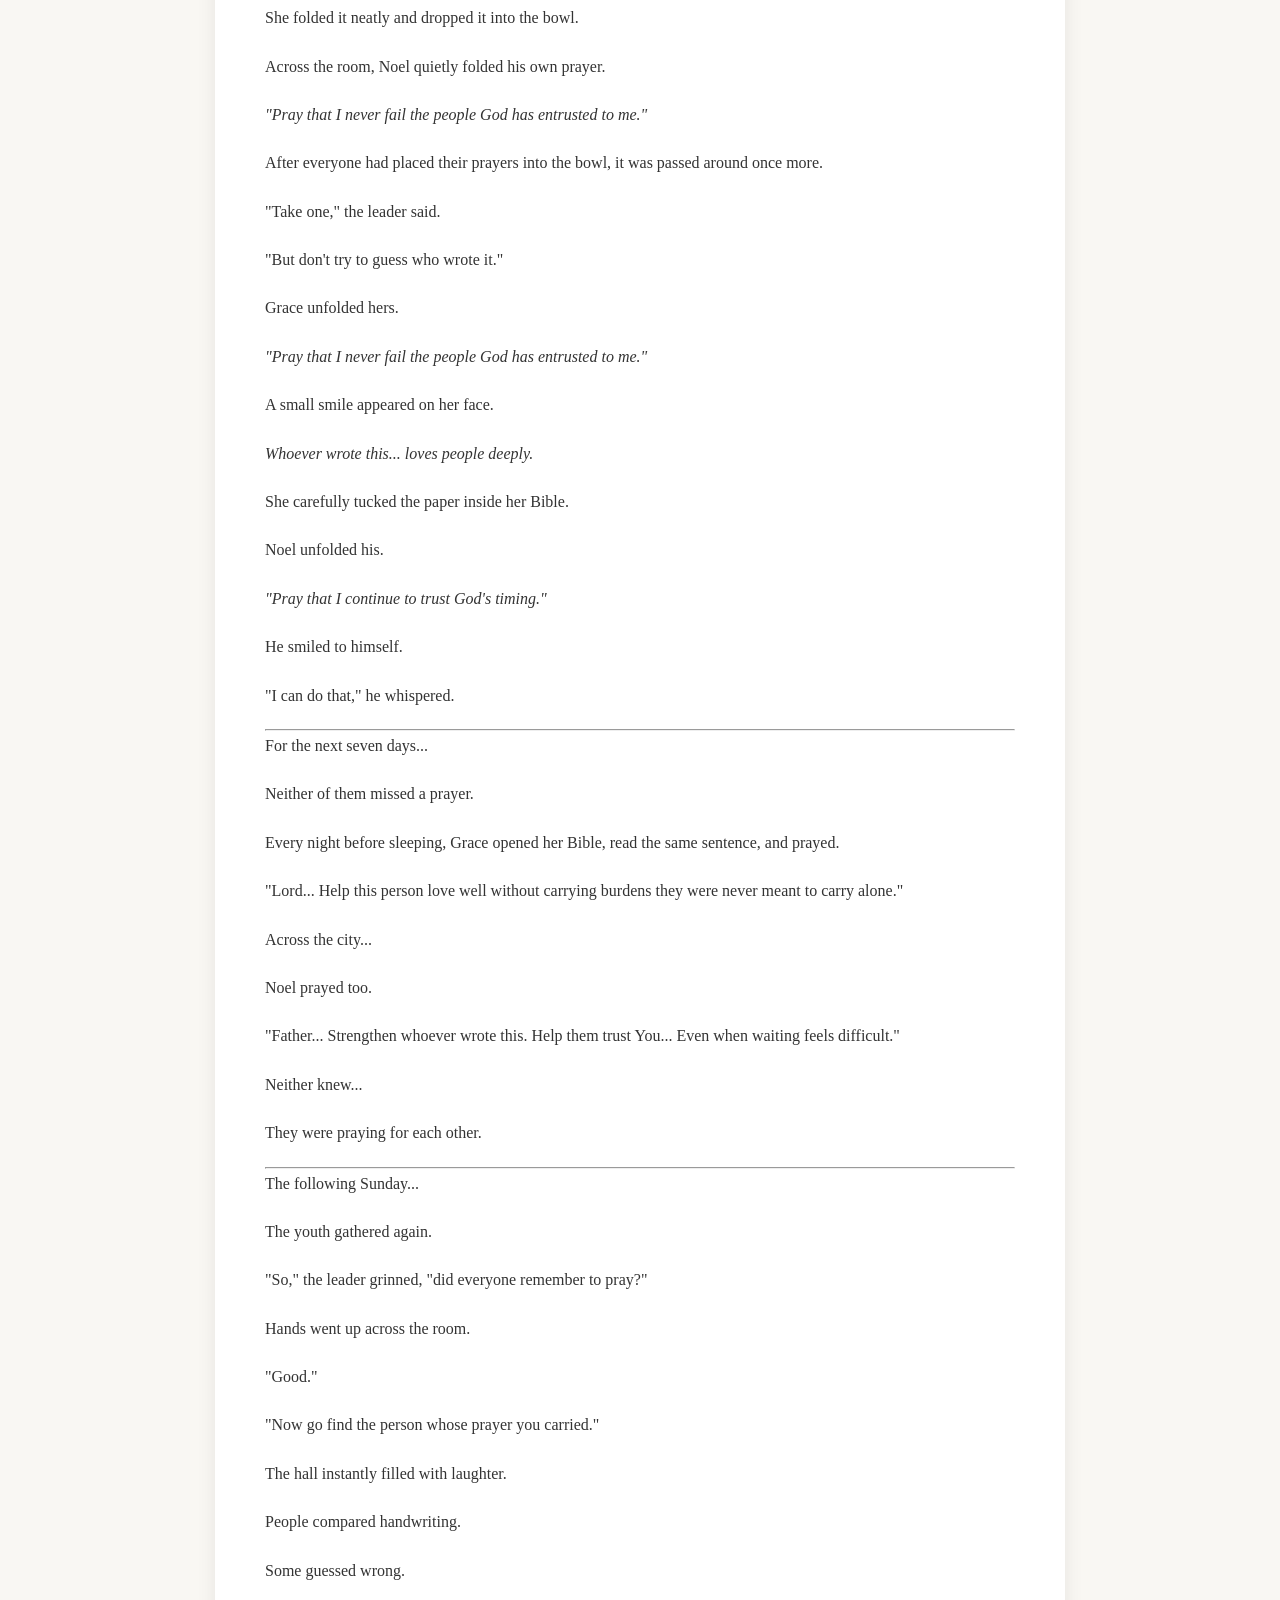
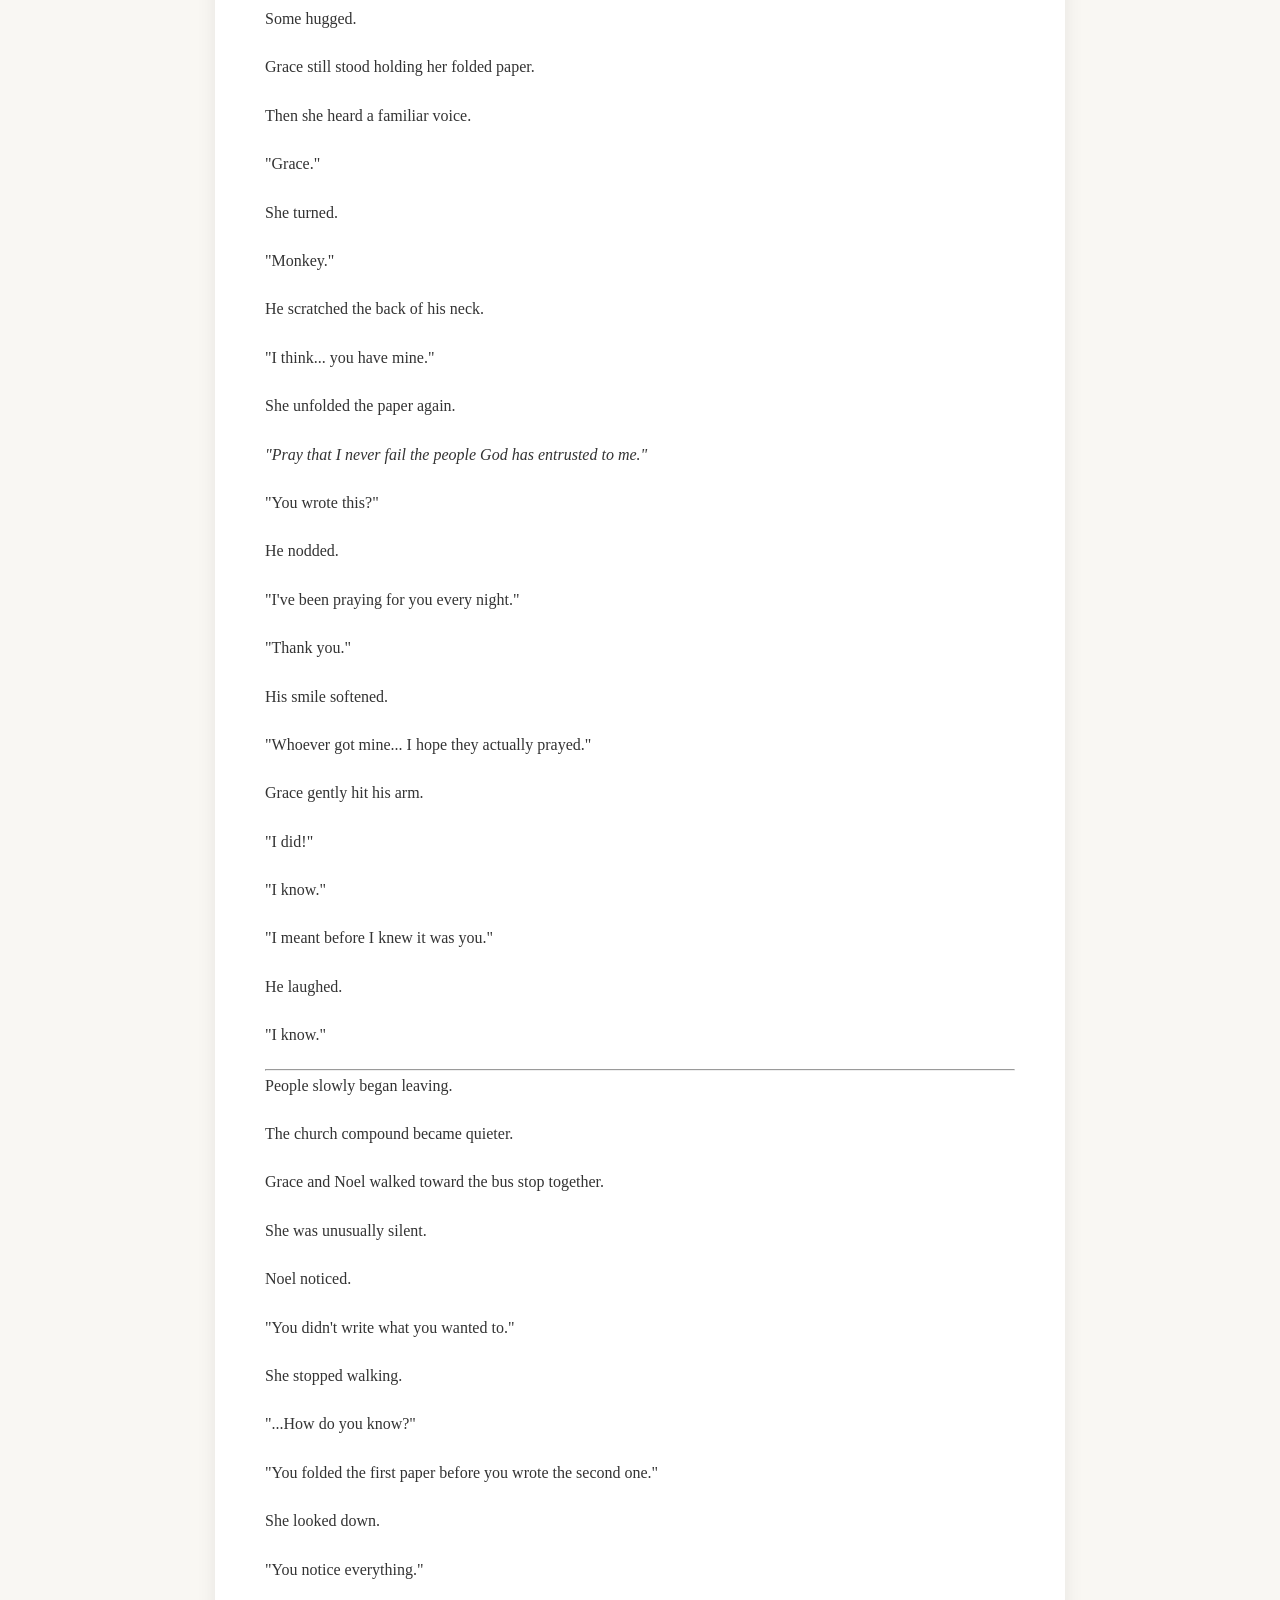
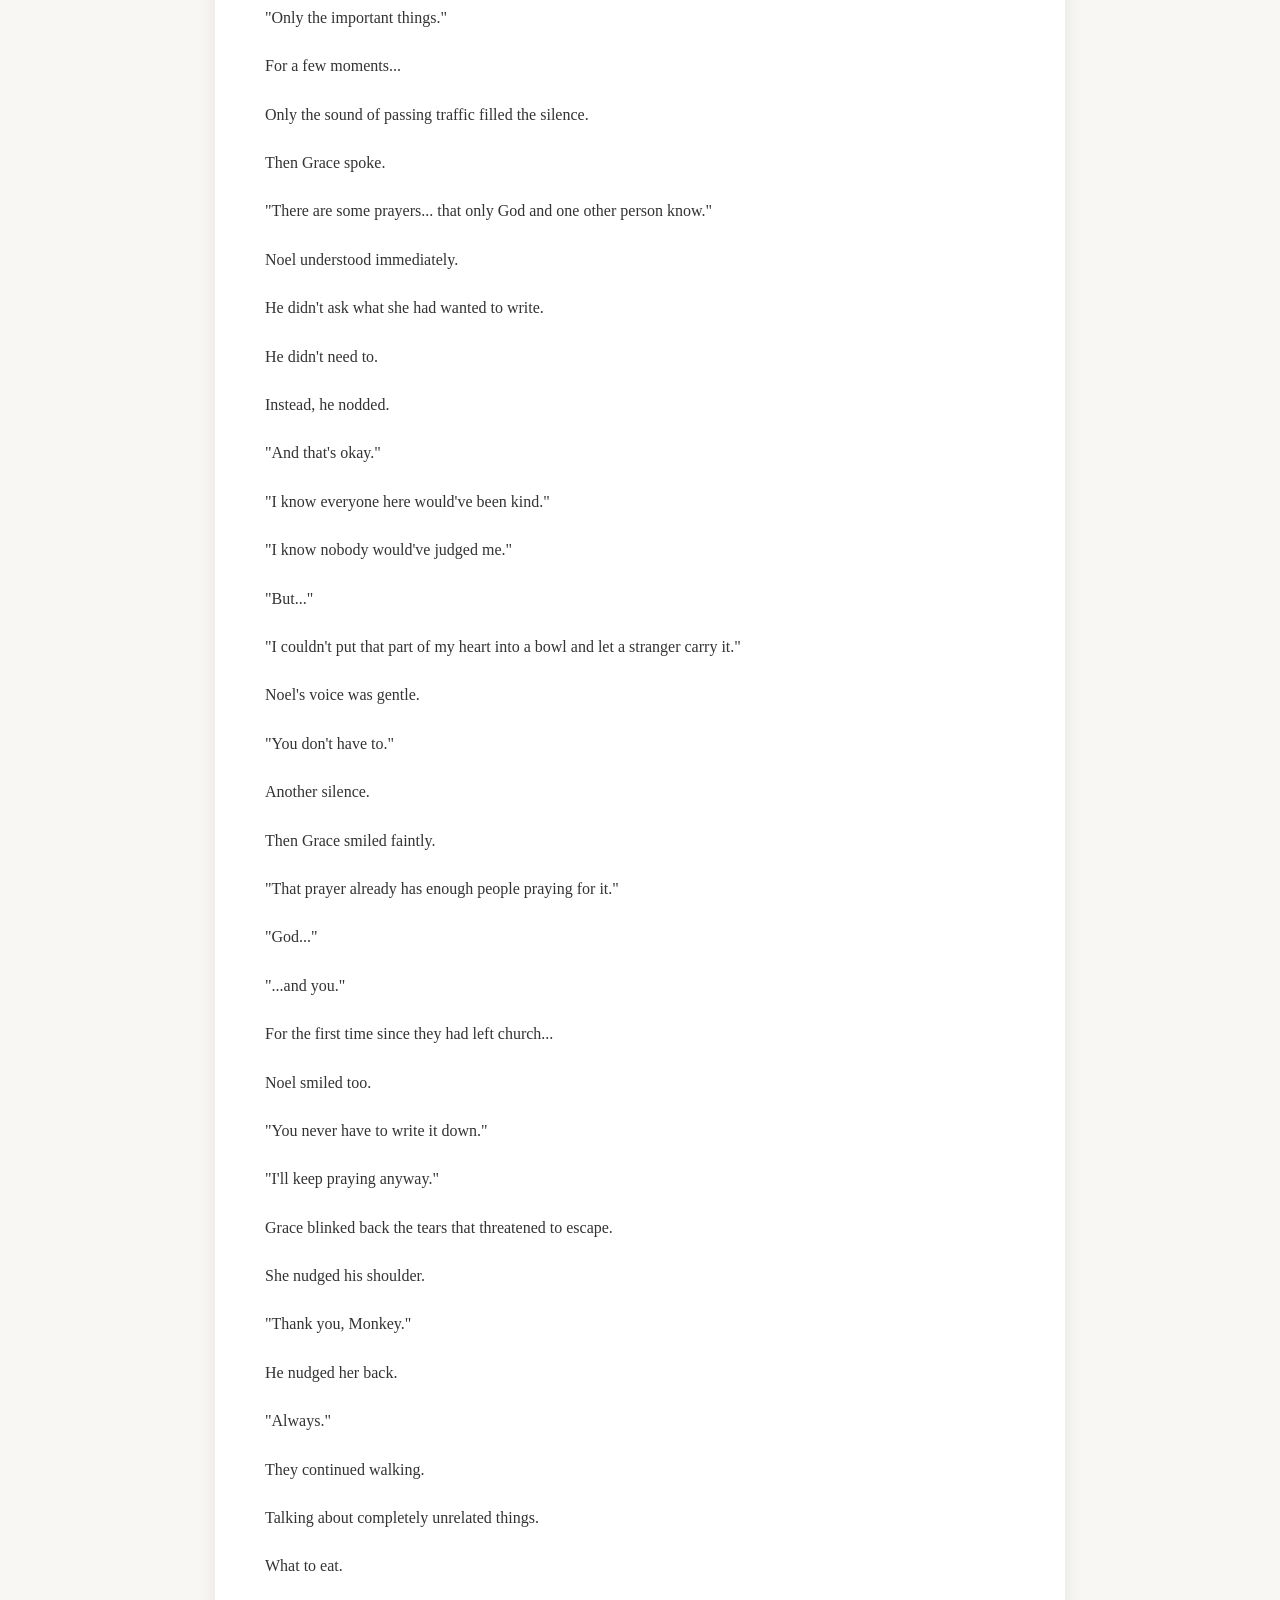
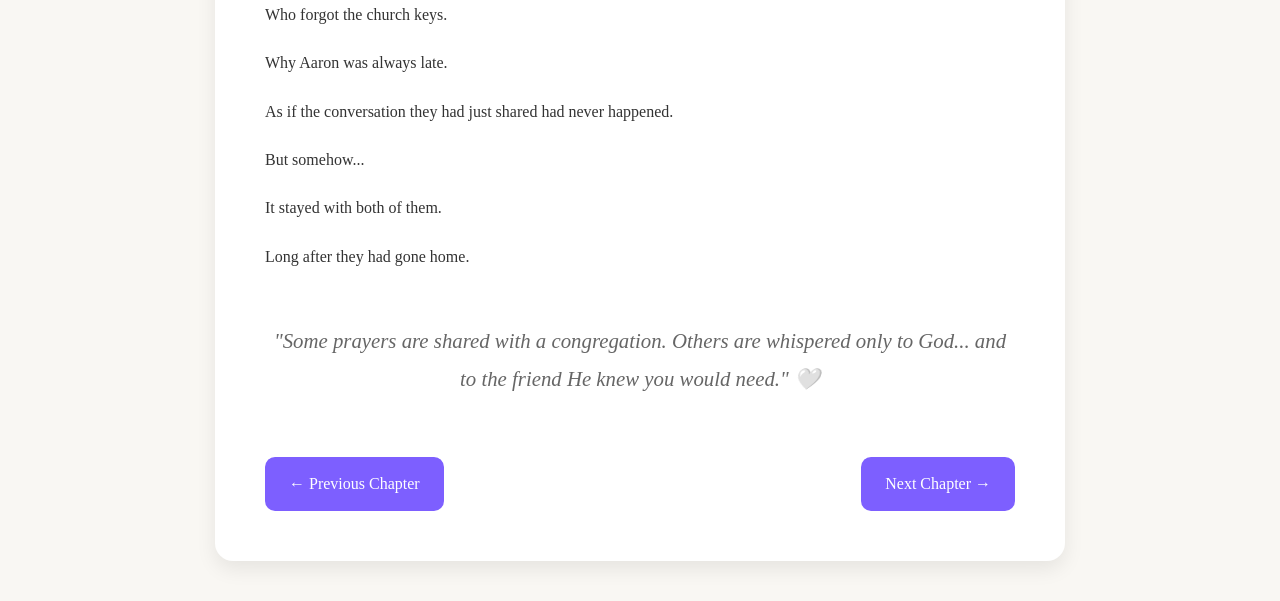
<file: chapter7.html>
<!DOCTYPE html>
<html lang="en">
<head>
    <meta charset="UTF-8">
    <title>Chapter 7 - The Prayer We Carried</title>

    <link rel="stylesheet" href="style.css">

    <style>
        body{
            font-family: Georgia, serif;
            background:#f9f7f3;
            color:#333;
            line-height:1.9;
            margin:0;
            padding:40px;
        }

        .chapter{
            max-width:850px;
            margin:auto;
            background:white;
            padding:50px;
            border-radius:18px;
            box-shadow:0 8px 20px rgba(0,0,0,.08);
        }

        h1{
            text-align:center;
            margin-bottom:5px;
        }

        h2{
            text-align:center;
            color:#777;
            font-weight:normal;
            margin-bottom:40px;
        }

        p{
            margin-bottom:18px;
            text-align:justify;
        }

        .quote{
            font-style:italic;
            text-align:center;
            margin-top:50px;
            color:#666;
        }

        .nav{
            display:flex;
            justify-content:space-between;
            margin-top:60px;
        }

        .nav a{
            text-decoration:none;
            background:#7d5fff;
            color:white;
            padding:12px 24px;
            border-radius:10px;
            transition:.3s;
        }

        .nav a:hover{
            background:#5b41d4;
        }
    </style>
</head>

<body>

<div class="chapter">

<h1>Chapter 7</h1>
<h2>The Prayer We Carried</h2>

<p>The last note of the worship song faded as everyone settled into their seats.</p>

<p>"Before we end today's youth meeting," the youth leader smiled, holding up a wooden bowl, "we're going to do something a little different."</p>

<p>Curious murmurs filled the room. He placed a stack of small white papers on the table.</p>

<p>"I want each of you to write down one prayer request. No names. No explanations. Just one thing you want someone to pray for this week. We'll each pick one randomly and pray for that person until next Sunday."</p>

<p>The room grew quiet.</p>

<p>Pens clicked open.</p>

<p>Heads lowered. Some people started writing immediately. Others stared at the blank paper, thinking.</p>

<p>Grace uncapped her pen.</p>

<p>She knew exactly what she wanted to write.</p>

<p>Her fingers hovered over the paper.</p>

<p>For a brief moment, her eyes became distant.</p>

<p>She wrote three words.</p>

<p>Then stopped.</p>

<p>She looked at them.</p>

<p>Quickly, she folded the paper before anyone could accidentally glance at it.</p>

<p>A few seconds later, she unfolded it again.</p>

<p>Slowly...</p>

<p>She tore it into tiny pieces.</p>

<p>No one noticed.</p>

<p>Except Noel.</p>

<p>He didn't stare.</p>

<p>He simply looked away.</p>

<p>Grace picked up another slip of paper.</p>

<p>This time she wrote something simple.</p>

<p><em>"Pray that I continue to trust God's timing."</em></p>

<p>She folded it neatly and dropped it into the bowl.</p>

<p>Across the room, Noel quietly folded his own prayer.</p>

<p><em>"Pray that I never fail the people God has entrusted to me."</em></p>

<p>After everyone had placed their prayers into the bowl, it was passed around once more.</p>

<p>"Take one," the leader said.</p>

<p>"But don't try to guess who wrote it."</p>

<p>Grace unfolded hers.</p>

<p><em>"Pray that I never fail the people God has entrusted to me."</em></p>

<p>A small smile appeared on her face.</p>

<p><em>Whoever wrote this... loves people deeply.</em></p>

<p>She carefully tucked the paper inside her Bible.</p>

<p>Noel unfolded his.</p>

<p><em>"Pray that I continue to trust God's timing."</em></p>

<p>He smiled to himself.</p>

<p>"I can do that," he whispered.</p>

<hr>

<p>For the next seven days...</p>

<p>Neither of them missed a prayer.</p>

<p>Every night before sleeping, Grace opened her Bible, read the same sentence, and prayed.</p>

<p>"Lord... Help this person love well without carrying burdens they were never meant to carry alone."</p>

<p>Across the city...</p>

<p>Noel prayed too.</p>

<p>"Father... Strengthen whoever wrote this. Help them trust You... Even when waiting feels difficult."</p>

<p>Neither knew...</p>

<p>They were praying for each other.</p>

<hr>

<p>The following Sunday...</p>

<p>The youth gathered again.</p>

<p>"So," the leader grinned, "did everyone remember to pray?"</p>

<p>Hands went up across the room.</p>

<p>"Good."</p>

<p>"Now go find the person whose prayer you carried."</p>

<p>The hall instantly filled with laughter.</p>

<p>People compared handwriting.</p>

<p>Some guessed wrong.</p>

<p>Some hugged.</p>

<p>Grace still stood holding her folded paper.</p>

<p>Then she heard a familiar voice.</p>

<p>"Grace."</p>

<p>She turned.</p>

<p>"Monkey."</p>

<p>He scratched the back of his neck.</p>

<p>"I think... you have mine."</p>

<p>She unfolded the paper again.</p>

<p><em>"Pray that I never fail the people God has entrusted to me."</em></p>

<p>"You wrote this?"</p>

<p>He nodded.</p>

<p>"I've been praying for you every night."</p>

<p>"Thank you."</p>

<p>His smile softened.</p>

<p>"Whoever got mine... I hope they actually prayed."</p>

<p>Grace gently hit his arm.</p>

<p>"I did!"</p>

<p>"I know."</p>

<p>"I meant before I knew it was you."</p>

<p>He laughed.</p>

<p>"I know."</p>

<hr>

<p>People slowly began leaving.</p>

<p>The church compound became quieter.</p>

<p>Grace and Noel walked toward the bus stop together.</p>

<p>She was unusually silent.</p>

<p>Noel noticed.</p>

<p>"You didn't write what you wanted to."</p>

<p>She stopped walking.</p>

<p>"...How do you know?"</p>

<p>"You folded the first paper before you wrote the second one."</p>

<p>She looked down.</p>

<p>"You notice everything."</p>

<p>"Only the important things."</p>

<p>For a few moments...</p>

<p>Only the sound of passing traffic filled the silence.</p>

<p>Then Grace spoke.</p>

<p>"There are some prayers... that only God and one other person know."</p>

<p>Noel understood immediately.</p>

<p>He didn't ask what she had wanted to write.</p>

<p>He didn't need to.</p>

<p>Instead, he nodded.</p>

<p>"And that's okay."</p>

<p>"I know everyone here would've been kind."</p>

<p>"I know nobody would've judged me."</p>

<p>"But..."</p>

<p>"I couldn't put that part of my heart into a bowl and let a stranger carry it."</p>

<p>Noel's voice was gentle.</p>

<p>"You don't have to."</p>

<p>Another silence.</p>

<p>Then Grace smiled faintly.</p>

<p>"That prayer already has enough people praying for it."</p>

<p>"God..."</p>

<p>"...and you."</p>

<p>For the first time since they had left church...</p>

<p>Noel smiled too.</p>

<p>"You never have to write it down."</p>

<p>"I'll keep praying anyway."</p>

<p>Grace blinked back the tears that threatened to escape.</p>

<p>She nudged his shoulder.</p>

<p>"Thank you, Monkey."</p>

<p>He nudged her back.</p>

<p>"Always."</p>

<p>They continued walking.</p>

<p>Talking about completely unrelated things.</p>

<p>What to eat.</p>

<p>Who forgot the church keys.</p>

<p>Why Aaron was always late.</p>

<p>As if the conversation they had just shared had never happened.</p>

<p>But somehow...</p>

<p>It stayed with both of them.</p>

<p>Long after they had gone home.</p>

<p class="quote">
"Some prayers are shared with a congregation. Others are whispered only to God... and to the friend He knew you would need." 🤍
</p>

<div class="nav">
    <a href="chapter6.html">← Previous Chapter</a>
    <a href="chapter8.html">Next Chapter →</a>
</div>

</div>

</body>
<script>
function loadComments() {
  let comments = JSON.parse(localStorage.getItem("comments")) || [];
  let list = document.getElementById("commentList");
  list.innerHTML = "";

  comments.forEach(c => {
    let div = document.createElement("div");
    div.className = "comment";
    div.innerText = c;
    list.appendChild(div);
  });
}

function addComment() {
  let input = document.getElementById("commentInput");
  let comments = JSON.parse(localStorage.getItem("comments")) || [];

  if (input.value.trim() !== "") {
    comments.push(input.value);
    localStorage.setItem("comments", JSON.stringify(comments));
    input.value = "";
    loadComments();
  }
}

loadComments();
</script>

</html>
</file>
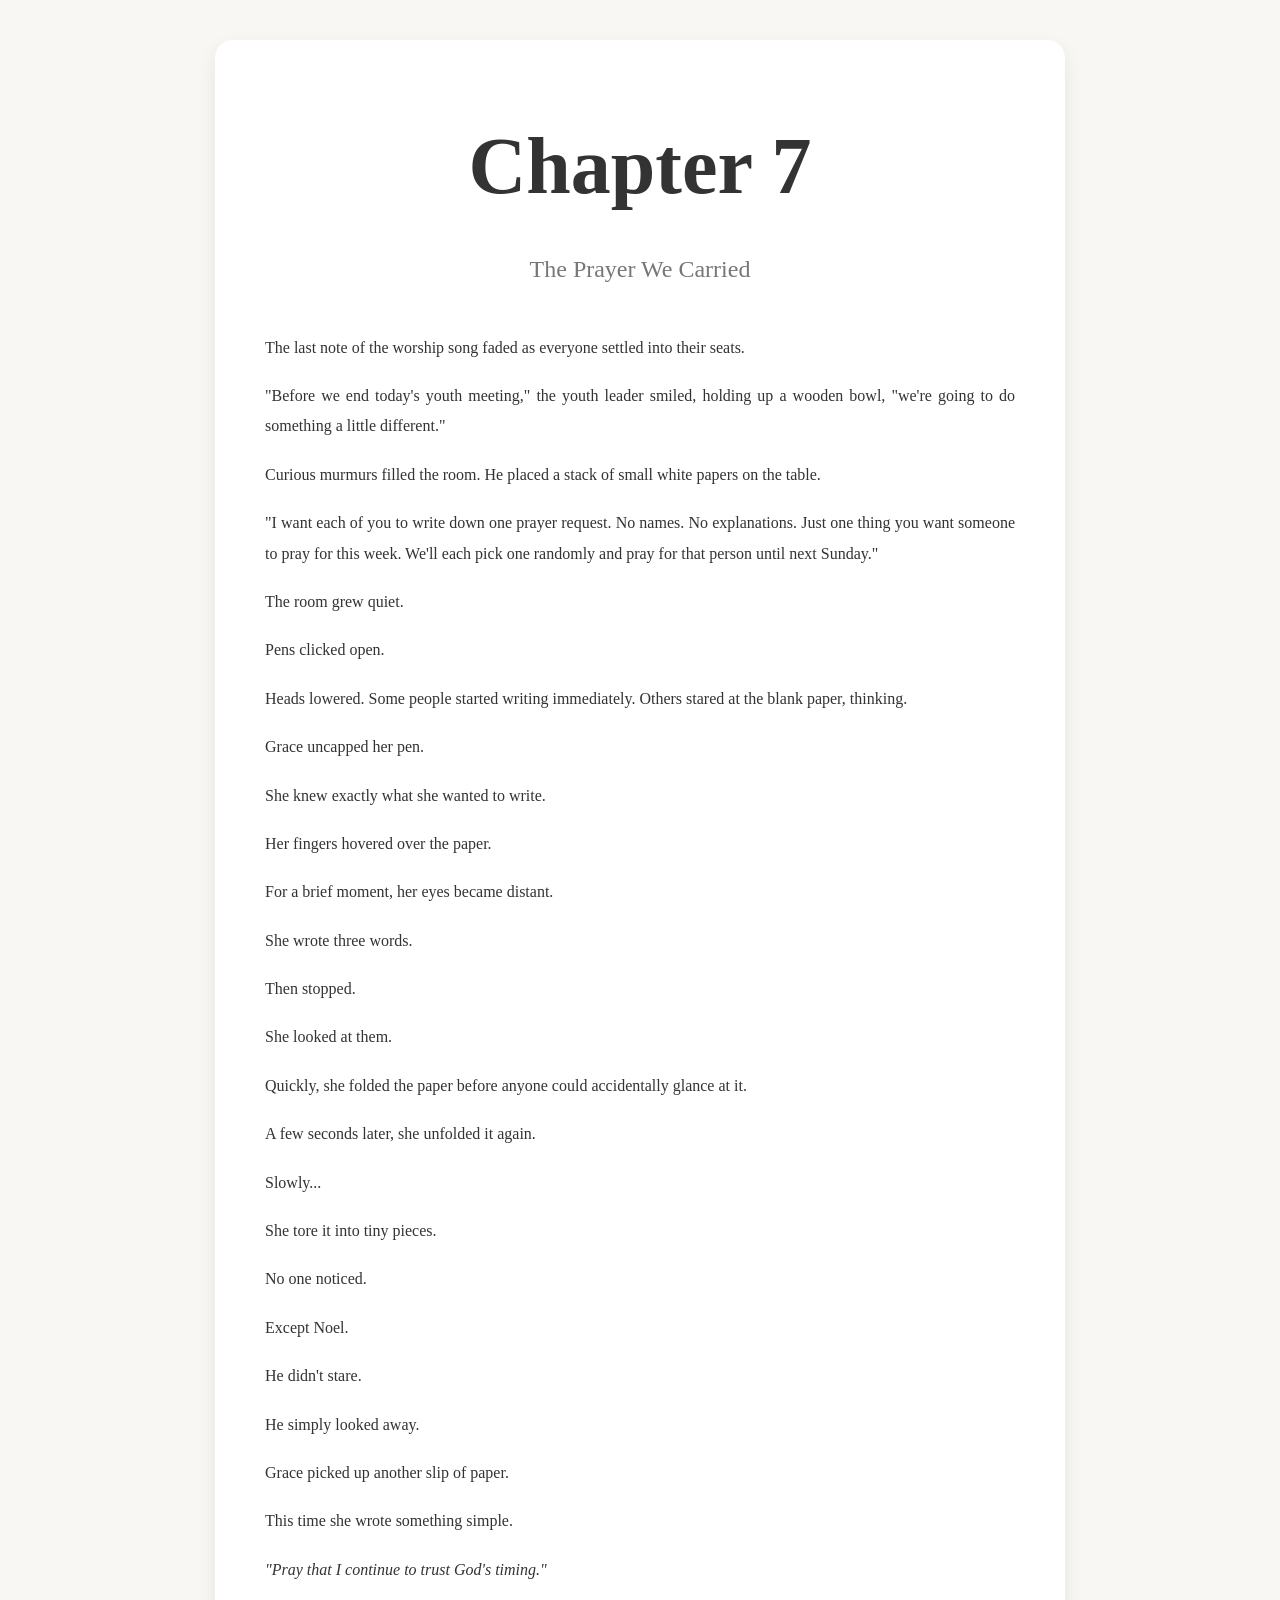
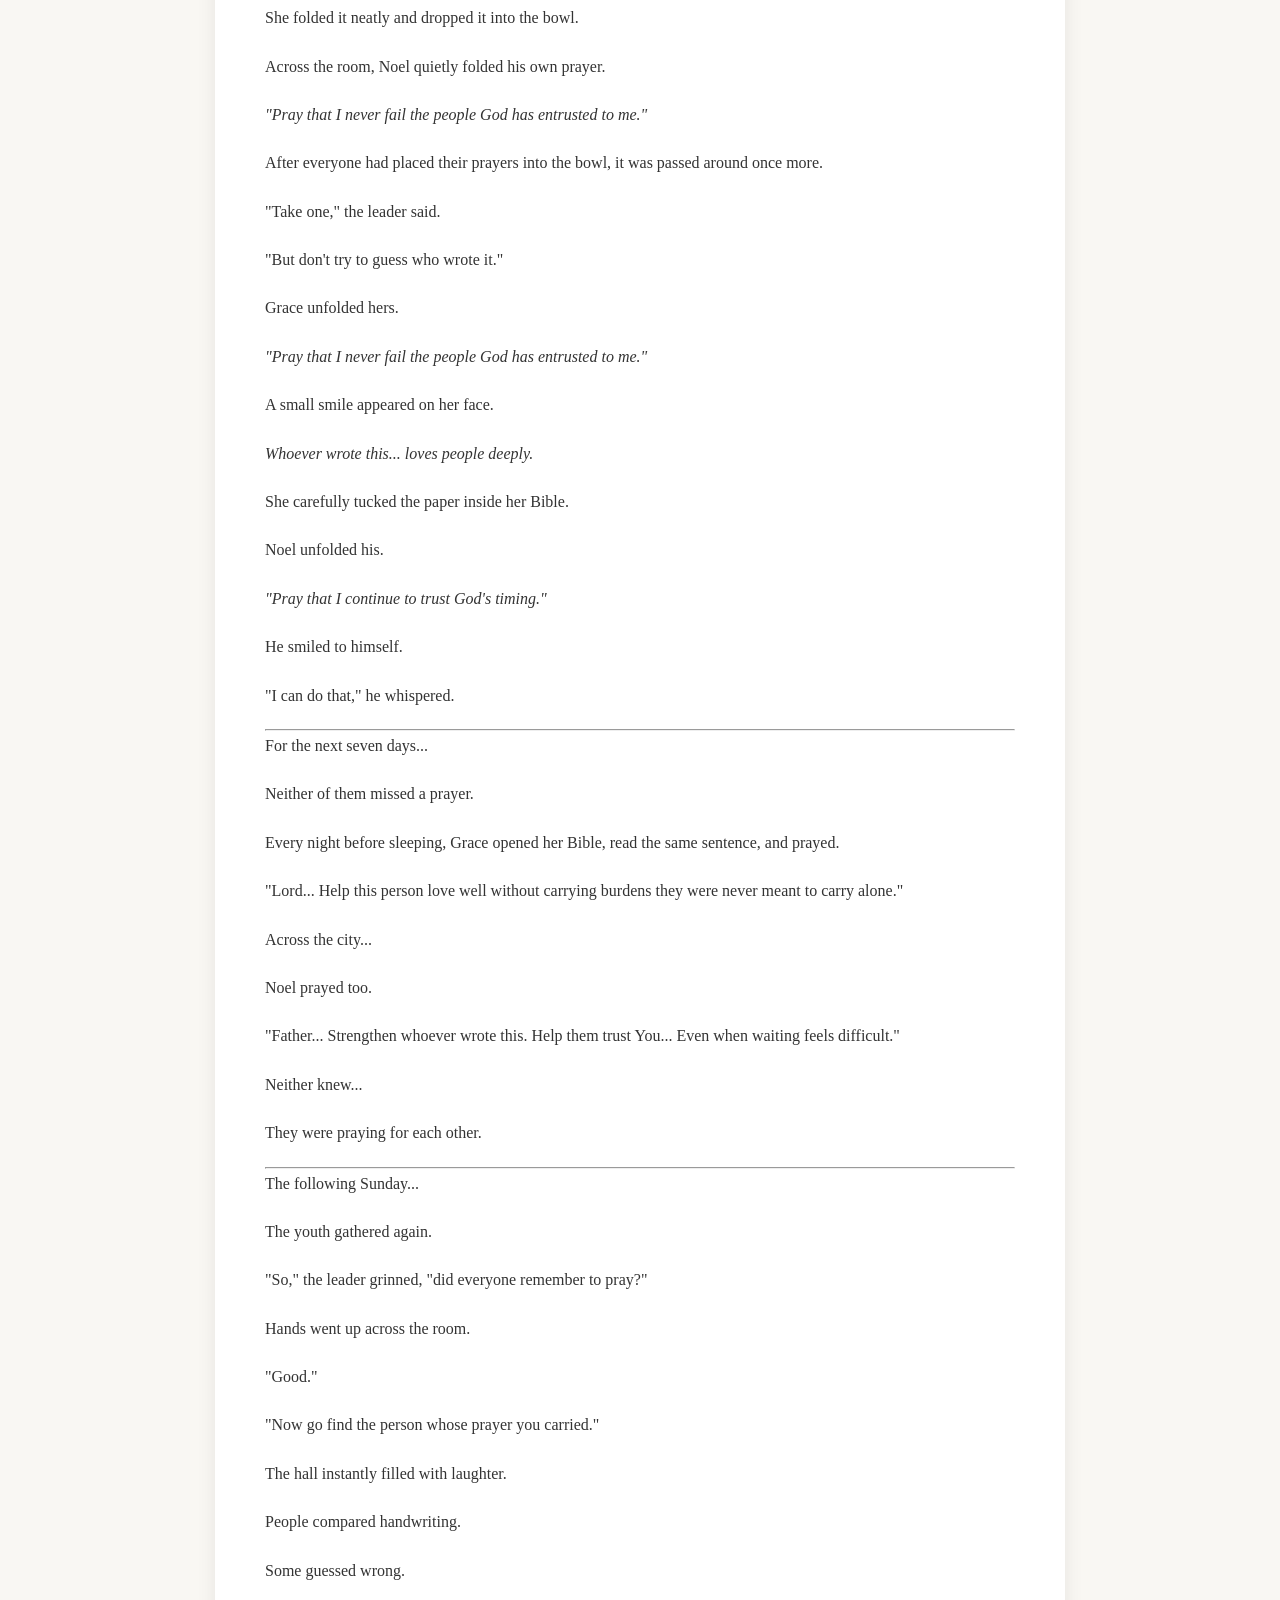
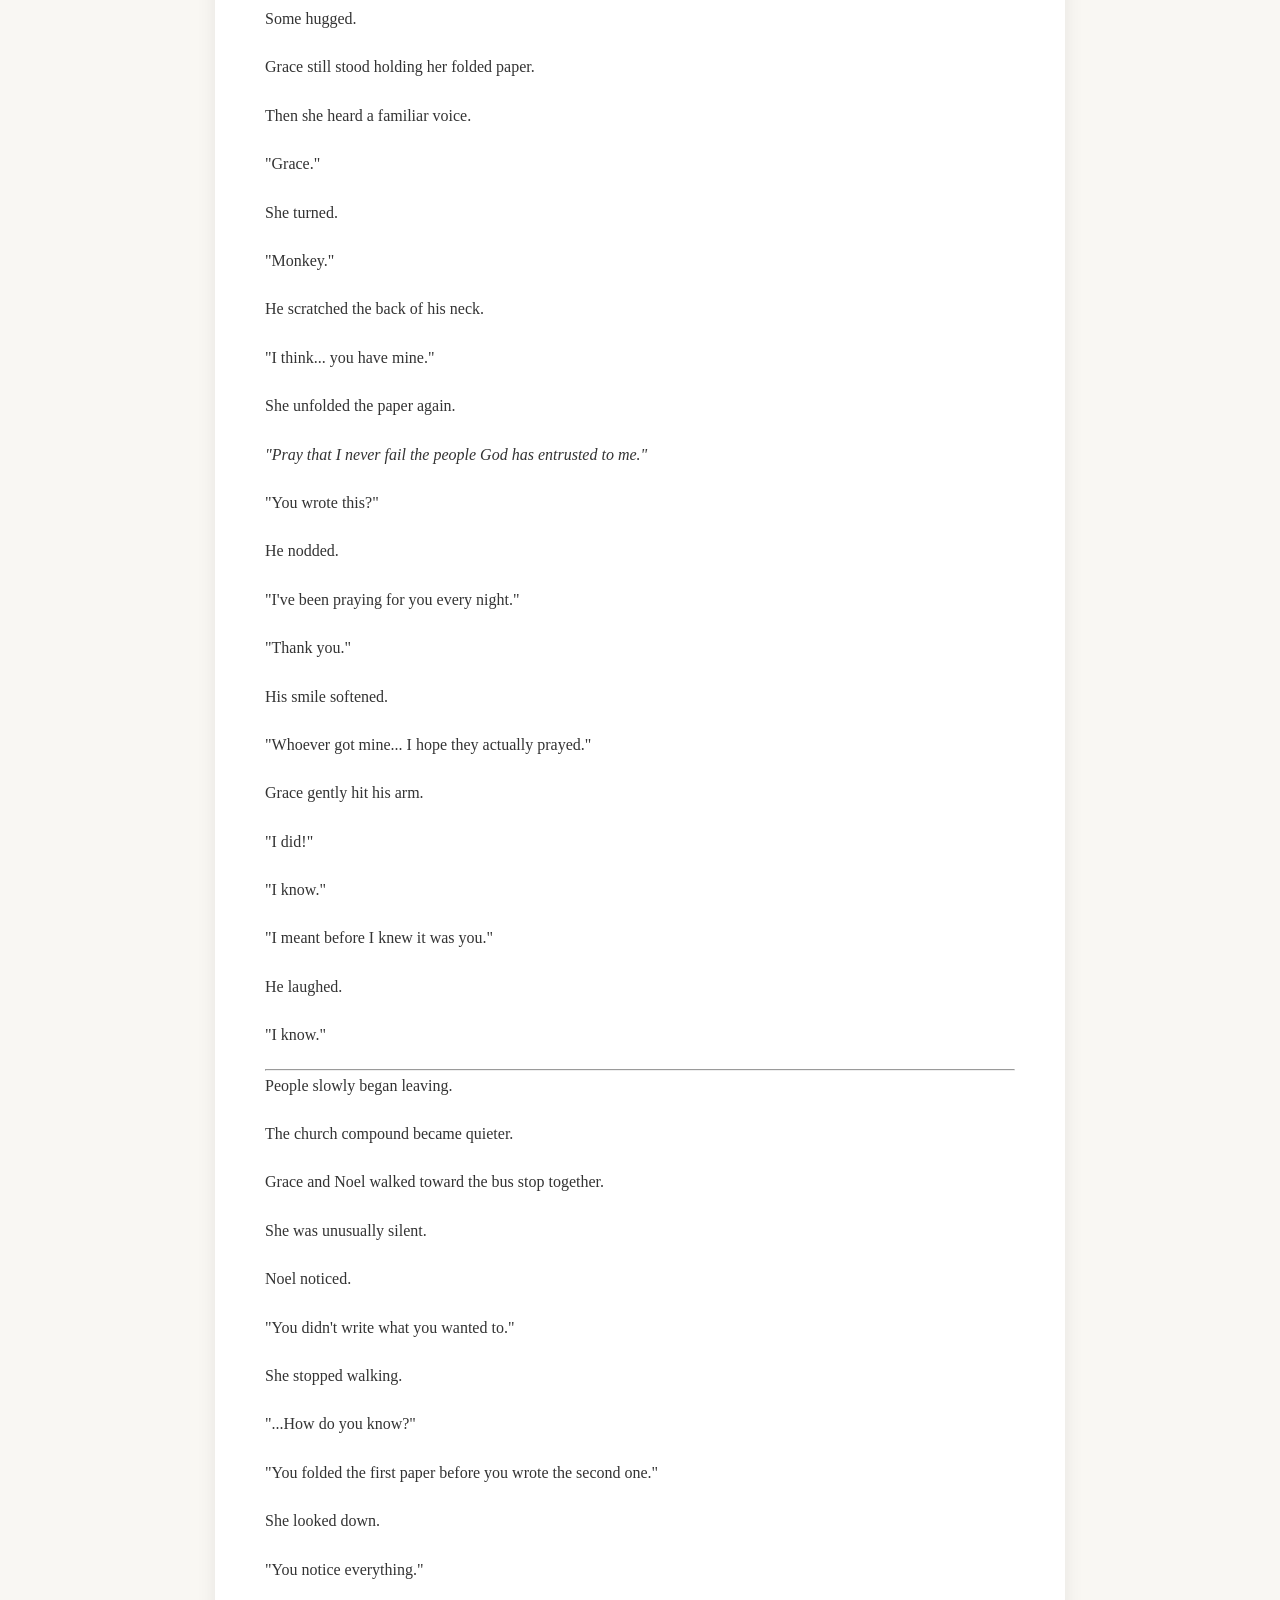
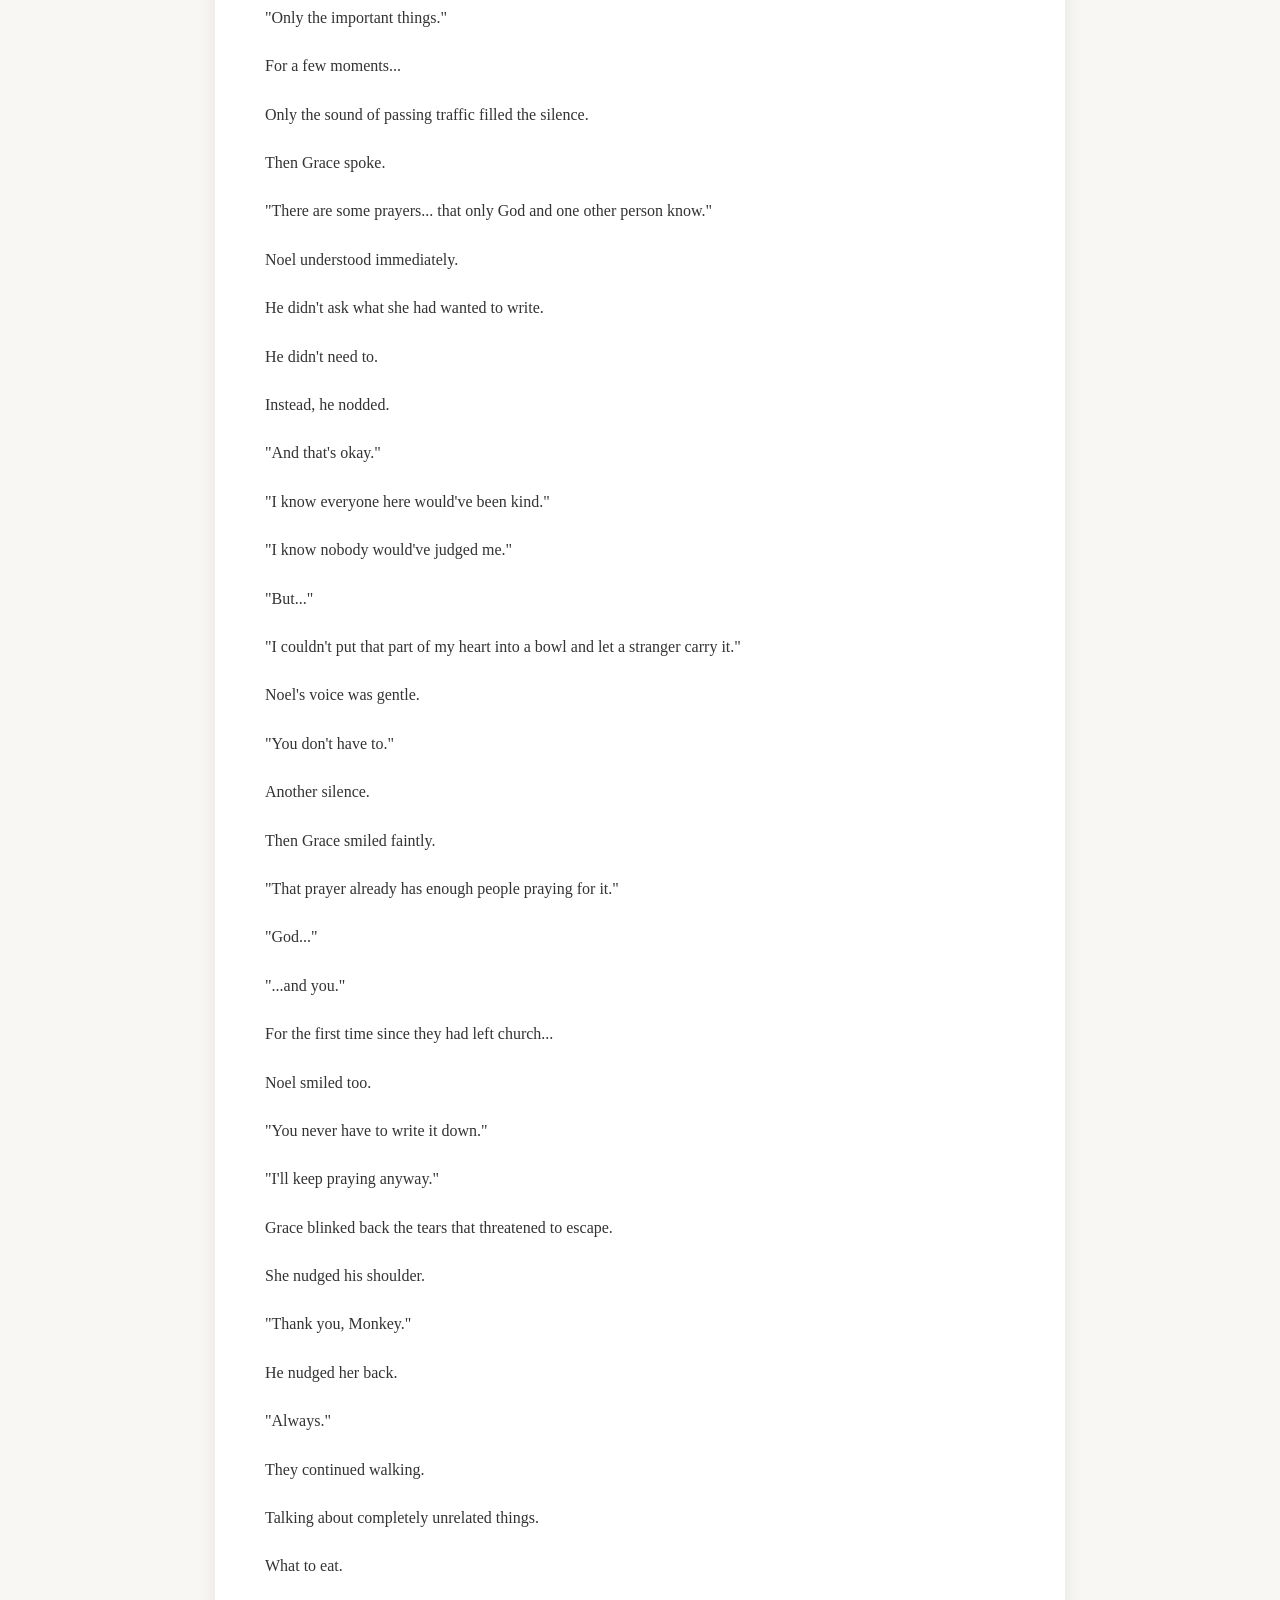
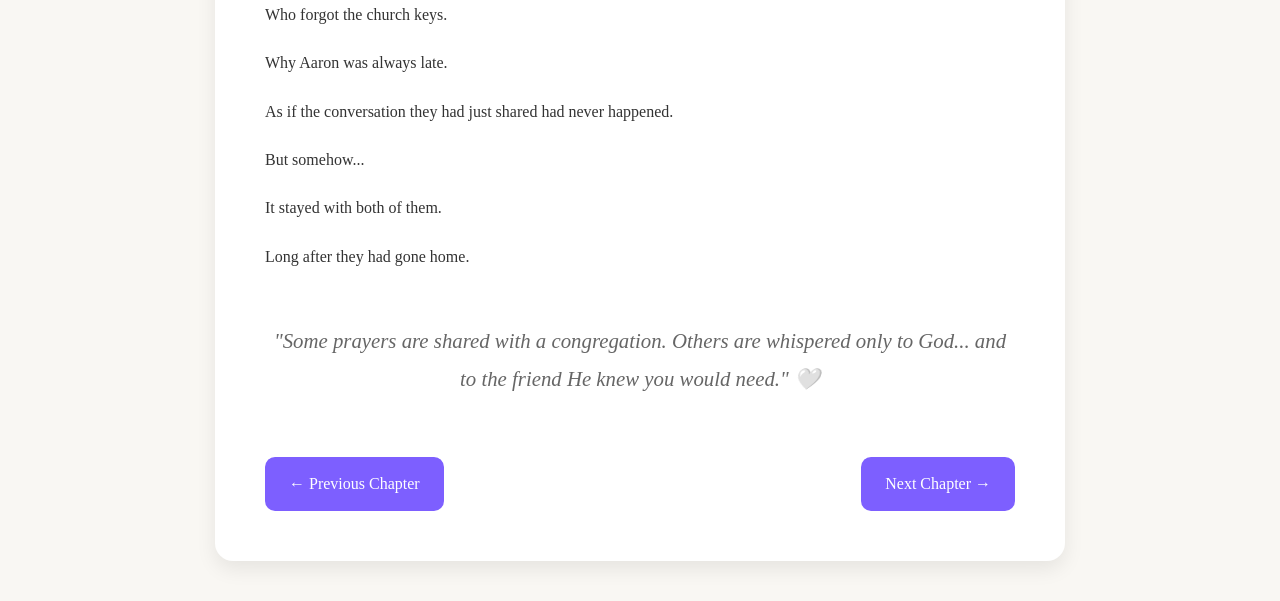
<file: Chapter7.html>
<!DOCTYPE html>
<html lang="en">
<head>
    <meta charset="UTF-8">
    <title>Chapter 7 - The Prayer We Carried</title>

    <link rel="stylesheet" href="style.css">

    <style>
        body{
            font-family: Georgia, serif;
            background:#f9f7f3;
            color:#333;
            line-height:1.9;
            margin:0;
            padding:40px;
        }

        .chapter{
            max-width:850px;
            margin:auto;
            background:white;
            padding:50px;
            border-radius:18px;
            box-shadow:0 8px 20px rgba(0,0,0,.08);
        }

        h1{
            text-align:center;
            margin-bottom:5px;
        }

        h2{
            text-align:center;
            color:#777;
            font-weight:normal;
            margin-bottom:40px;
        }

        p{
            margin-bottom:18px;
            text-align:justify;
        }

        .quote{
            font-style:italic;
            text-align:center;
            margin-top:50px;
            color:#666;
        }

        .nav{
            display:flex;
            justify-content:space-between;
            margin-top:60px;
        }

        .nav a{
            text-decoration:none;
            background:#7d5fff;
            color:white;
            padding:12px 24px;
            border-radius:10px;
            transition:.3s;
        }

        .nav a:hover{
            background:#5b41d4;
        }
    </style>
</head>

<body>

<div class="chapter">

<h1>Chapter 7</h1>
<h2>The Prayer We Carried</h2>

<p>The last note of the worship song faded as everyone settled into their seats.</p>

<p>"Before we end today's youth meeting," the youth leader smiled, holding up a wooden bowl, "we're going to do something a little different."</p>

<p>Curious murmurs filled the room. He placed a stack of small white papers on the table.</p>

<p>"I want each of you to write down one prayer request. No names. No explanations. Just one thing you want someone to pray for this week. We'll each pick one randomly and pray for that person until next Sunday."</p>

<p>The room grew quiet.</p>

<p>Pens clicked open.</p>

<p>Heads lowered. Some people started writing immediately. Others stared at the blank paper, thinking.</p>

<p>Grace uncapped her pen.</p>

<p>She knew exactly what she wanted to write.</p>

<p>Her fingers hovered over the paper.</p>

<p>For a brief moment, her eyes became distant.</p>

<p>She wrote three words.</p>

<p>Then stopped.</p>

<p>She looked at them.</p>

<p>Quickly, she folded the paper before anyone could accidentally glance at it.</p>

<p>A few seconds later, she unfolded it again.</p>

<p>Slowly...</p>

<p>She tore it into tiny pieces.</p>

<p>No one noticed.</p>

<p>Except Noel.</p>

<p>He didn't stare.</p>

<p>He simply looked away.</p>

<p>Grace picked up another slip of paper.</p>

<p>This time she wrote something simple.</p>

<p><em>"Pray that I continue to trust God's timing."</em></p>

<p>She folded it neatly and dropped it into the bowl.</p>

<p>Across the room, Noel quietly folded his own prayer.</p>

<p><em>"Pray that I never fail the people God has entrusted to me."</em></p>

<p>After everyone had placed their prayers into the bowl, it was passed around once more.</p>

<p>"Take one," the leader said.</p>

<p>"But don't try to guess who wrote it."</p>

<p>Grace unfolded hers.</p>

<p><em>"Pray that I never fail the people God has entrusted to me."</em></p>

<p>A small smile appeared on her face.</p>

<p><em>Whoever wrote this... loves people deeply.</em></p>

<p>She carefully tucked the paper inside her Bible.</p>

<p>Noel unfolded his.</p>

<p><em>"Pray that I continue to trust God's timing."</em></p>

<p>He smiled to himself.</p>

<p>"I can do that," he whispered.</p>

<hr>

<p>For the next seven days...</p>

<p>Neither of them missed a prayer.</p>

<p>Every night before sleeping, Grace opened her Bible, read the same sentence, and prayed.</p>

<p>"Lord... Help this person love well without carrying burdens they were never meant to carry alone."</p>

<p>Across the city...</p>

<p>Noel prayed too.</p>

<p>"Father... Strengthen whoever wrote this. Help them trust You... Even when waiting feels difficult."</p>

<p>Neither knew...</p>

<p>They were praying for each other.</p>

<hr>

<p>The following Sunday...</p>

<p>The youth gathered again.</p>

<p>"So," the leader grinned, "did everyone remember to pray?"</p>

<p>Hands went up across the room.</p>

<p>"Good."</p>

<p>"Now go find the person whose prayer you carried."</p>

<p>The hall instantly filled with laughter.</p>

<p>People compared handwriting.</p>

<p>Some guessed wrong.</p>

<p>Some hugged.</p>

<p>Grace still stood holding her folded paper.</p>

<p>Then she heard a familiar voice.</p>

<p>"Grace."</p>

<p>She turned.</p>

<p>"Monkey."</p>

<p>He scratched the back of his neck.</p>

<p>"I think... you have mine."</p>

<p>She unfolded the paper again.</p>

<p><em>"Pray that I never fail the people God has entrusted to me."</em></p>

<p>"You wrote this?"</p>

<p>He nodded.</p>

<p>"I've been praying for you every night."</p>

<p>"Thank you."</p>

<p>His smile softened.</p>

<p>"Whoever got mine... I hope they actually prayed."</p>

<p>Grace gently hit his arm.</p>

<p>"I did!"</p>

<p>"I know."</p>

<p>"I meant before I knew it was you."</p>

<p>He laughed.</p>

<p>"I know."</p>

<hr>

<p>People slowly began leaving.</p>

<p>The church compound became quieter.</p>

<p>Grace and Noel walked toward the bus stop together.</p>

<p>She was unusually silent.</p>

<p>Noel noticed.</p>

<p>"You didn't write what you wanted to."</p>

<p>She stopped walking.</p>

<p>"...How do you know?"</p>

<p>"You folded the first paper before you wrote the second one."</p>

<p>She looked down.</p>

<p>"You notice everything."</p>

<p>"Only the important things."</p>

<p>For a few moments...</p>

<p>Only the sound of passing traffic filled the silence.</p>

<p>Then Grace spoke.</p>

<p>"There are some prayers... that only God and one other person know."</p>

<p>Noel understood immediately.</p>

<p>He didn't ask what she had wanted to write.</p>

<p>He didn't need to.</p>

<p>Instead, he nodded.</p>

<p>"And that's okay."</p>

<p>"I know everyone here would've been kind."</p>

<p>"I know nobody would've judged me."</p>

<p>"But..."</p>

<p>"I couldn't put that part of my heart into a bowl and let a stranger carry it."</p>

<p>Noel's voice was gentle.</p>

<p>"You don't have to."</p>

<p>Another silence.</p>

<p>Then Grace smiled faintly.</p>

<p>"That prayer already has enough people praying for it."</p>

<p>"God..."</p>

<p>"...and you."</p>

<p>For the first time since they had left church...</p>

<p>Noel smiled too.</p>

<p>"You never have to write it down."</p>

<p>"I'll keep praying anyway."</p>

<p>Grace blinked back the tears that threatened to escape.</p>

<p>She nudged his shoulder.</p>

<p>"Thank you, Monkey."</p>

<p>He nudged her back.</p>

<p>"Always."</p>

<p>They continued walking.</p>

<p>Talking about completely unrelated things.</p>

<p>What to eat.</p>

<p>Who forgot the church keys.</p>

<p>Why Aaron was always late.</p>

<p>As if the conversation they had just shared had never happened.</p>

<p>But somehow...</p>

<p>It stayed with both of them.</p>

<p>Long after they had gone home.</p>

<p class="quote">
"Some prayers are shared with a congregation. Others are whispered only to God... and to the friend He knew you would need." 🤍
</p>

<div class="nav">
    <a href="chapter6.html">← Previous Chapter</a>
    <a href="chapter8.html">Next Chapter →</a>
</div>

</div>

</body>
<script>
function loadComments() {
  let comments = JSON.parse(localStorage.getItem("comments")) || [];
  let list = document.getElementById("commentList");
  list.innerHTML = "";

  comments.forEach(c => {
    let div = document.createElement("div");
    div.className = "comment";
    div.innerText = c;
    list.appendChild(div);
  });
}

function addComment() {
  let input = document.getElementById("commentInput");
  let comments = JSON.parse(localStorage.getItem("comments")) || [];

  if (input.value.trim() !== "") {
    comments.push(input.value);
    localStorage.setItem("comments", JSON.stringify(comments));
    input.value = "";
    loadComments();
  }
}

loadComments();
</script>

</html>
</file>
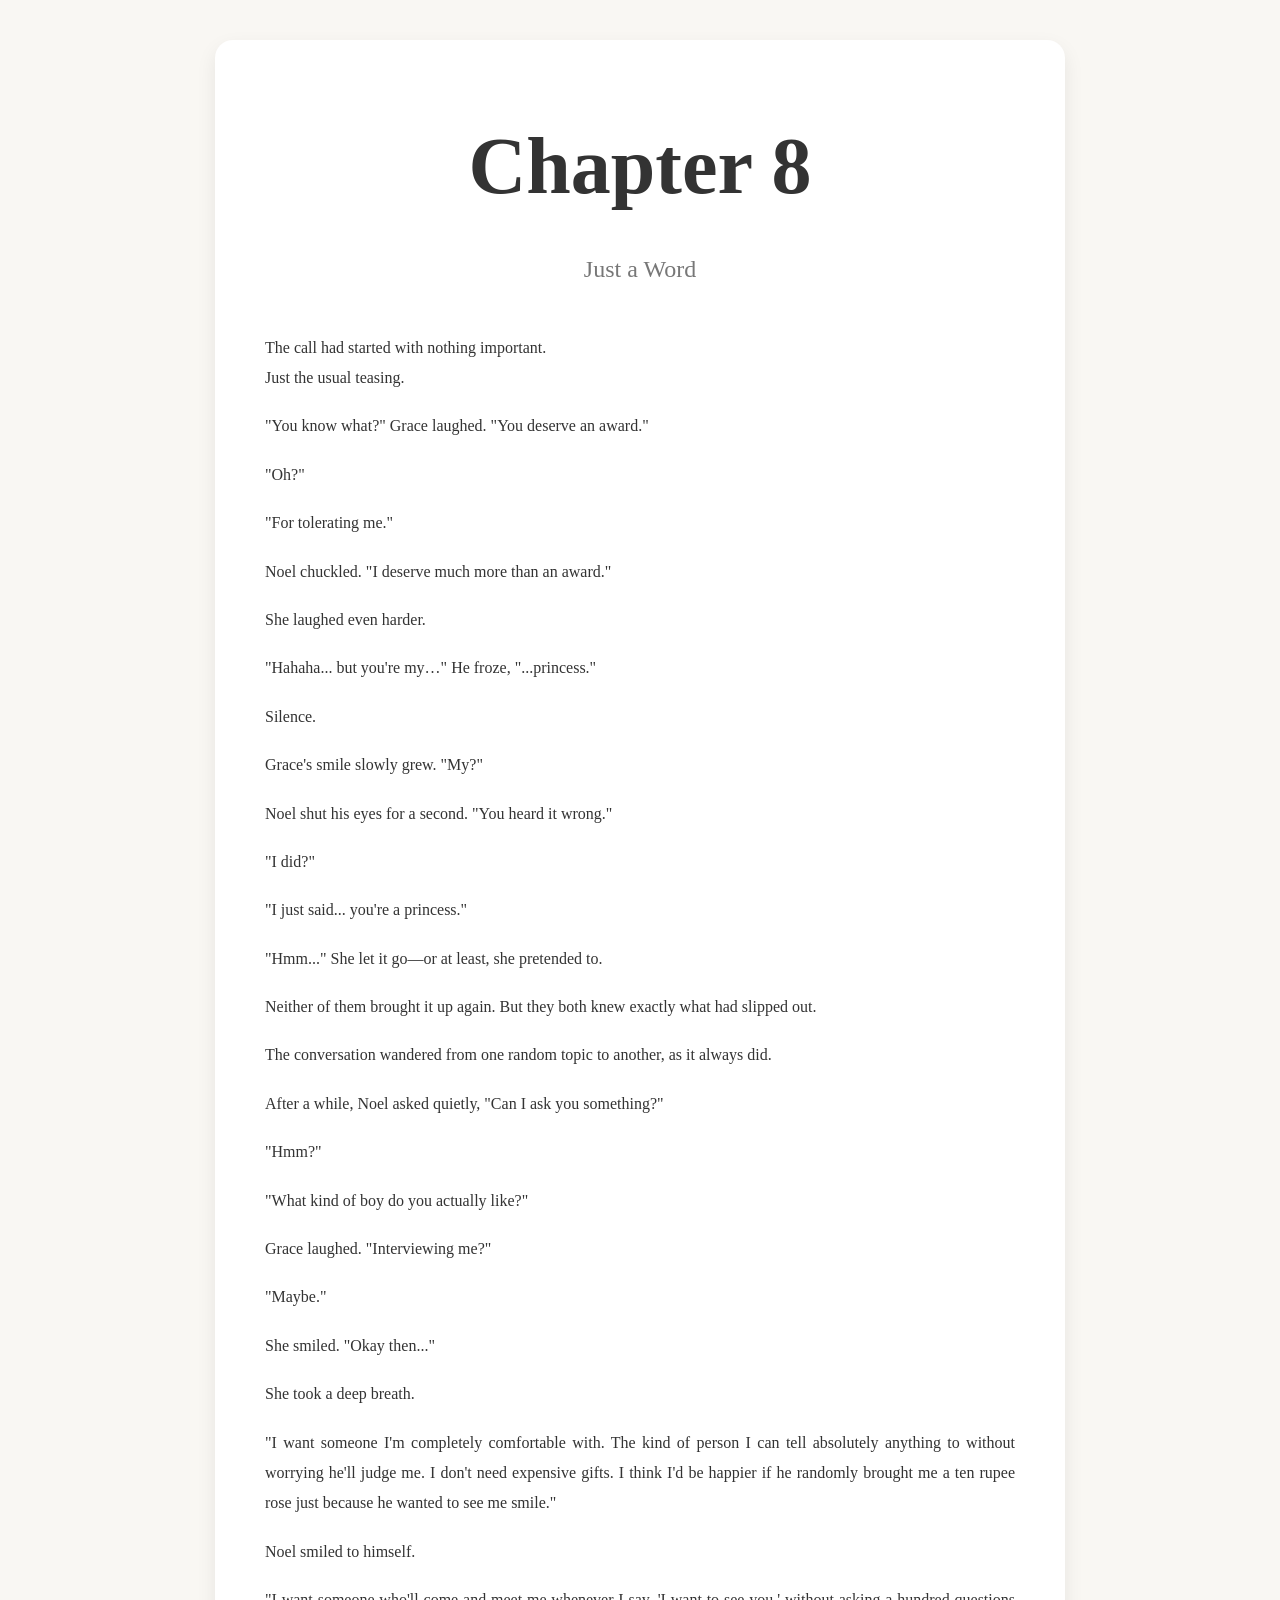
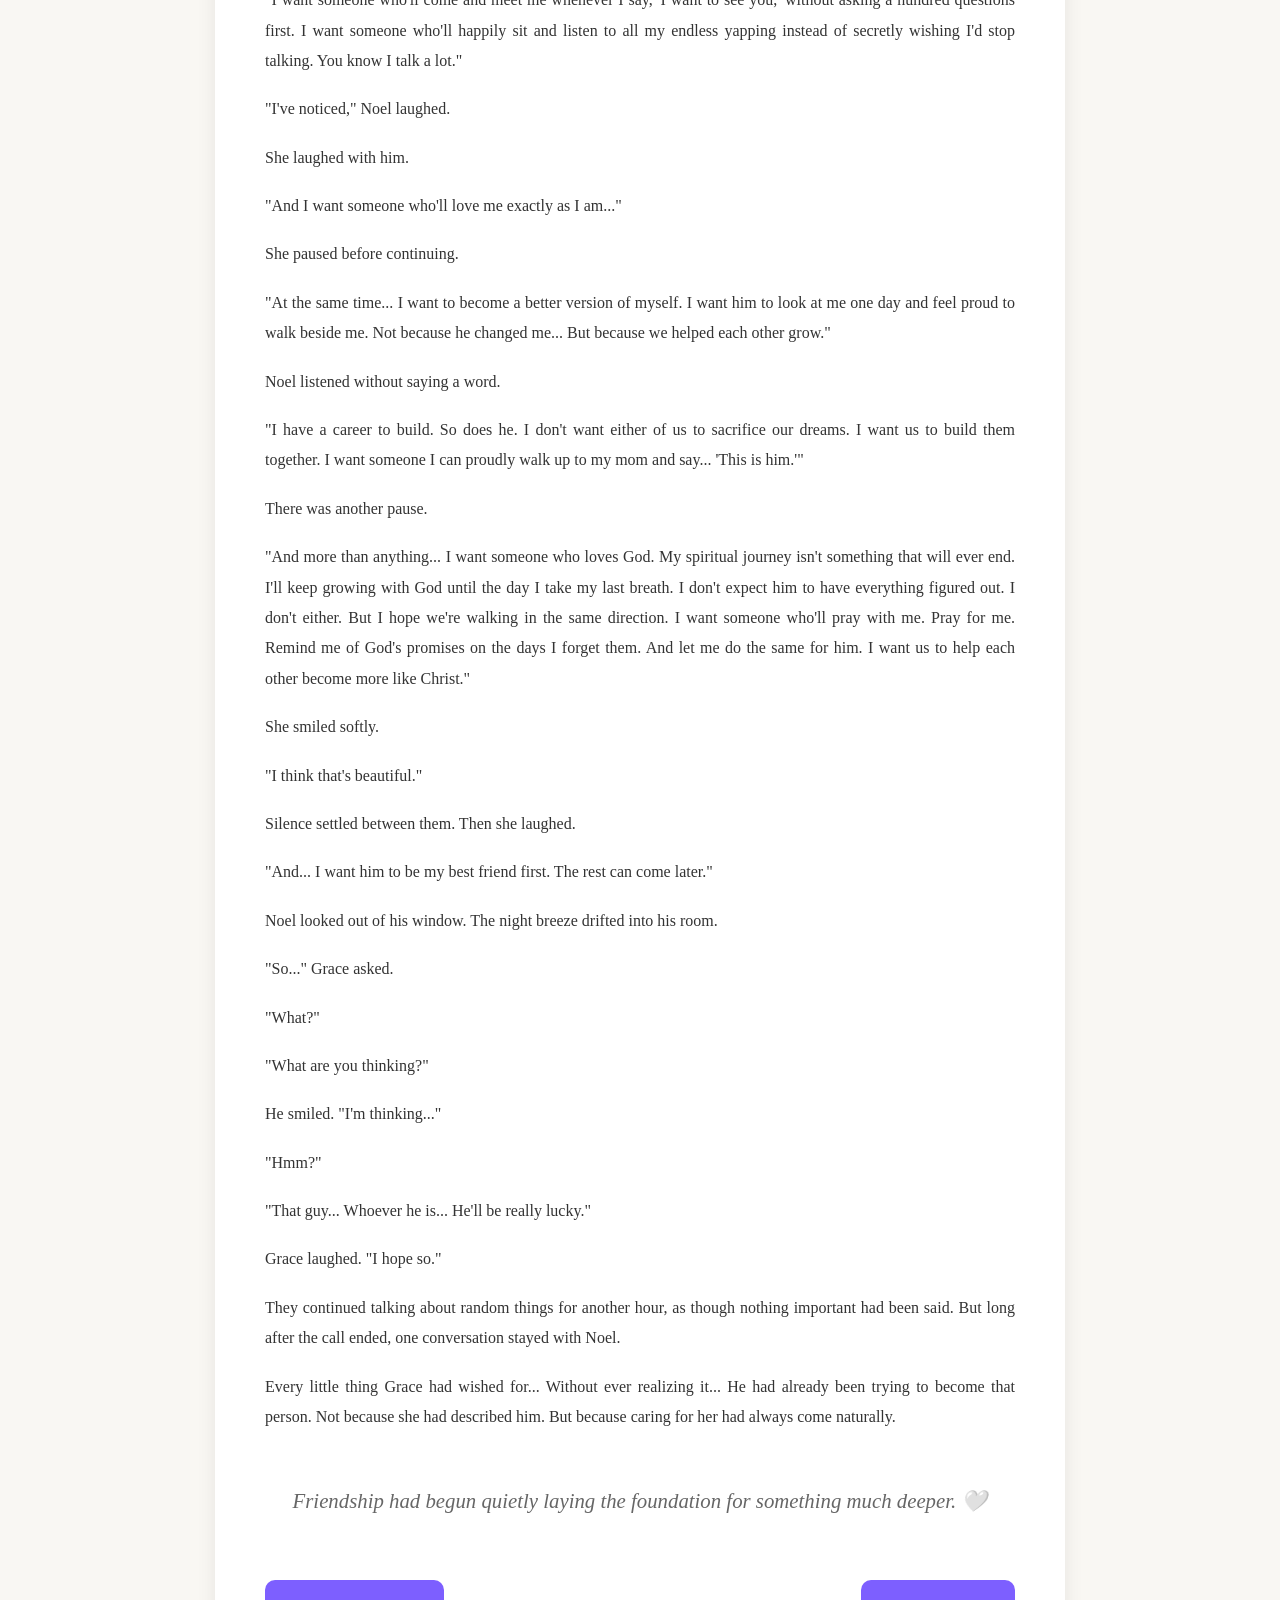
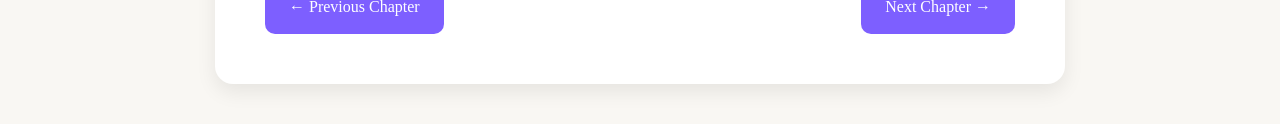
<file: chapter8.html>
<!DOCTYPE html>

<html lang="en">
<head>
<meta charset="utf-8"/>
<title>Chapter 8 - Just a Word</title>
    <link rel="stylesheet" href="style.css">

    <style>
        body{
            font-family: Georgia, serif;
            background:#f9f7f3;
            color:#333;
            line-height:1.9;
            margin:0;
            padding:40px;
        }

        .chapter{
            max-width:850px;
            margin:auto;
            background:white;
            padding:50px;
            border-radius:18px;
            box-shadow:0 8px 20px rgba(0,0,0,.08);
        }

        h1{
            text-align:center;
            margin-bottom:5px;
        }

        h2{
            text-align:center;
            color:#777;
            font-weight:normal;
            margin-bottom:40px;
        }

        p{
            margin-bottom:18px;
            text-align:justify;
        }

        .quote{
            font-style:italic;
            text-align:center;
            margin-top:50px;
            color:#666;
        }

        .nav{
            display:flex;
            justify-content:space-between;
            margin-top:60px;
        }

        .nav a{
            text-decoration:none;
            background:#7d5fff;
            color:white;
            padding:12px 24px;
            border-radius:10px;
            transition:.3s;
        }

        .nav a:hover{
            background:#5b41d4;
        }
    </style>
</head>

<body>
<body>
<div class="chapter"><h1>Chapter 8</h1><h2>Just a Word</h2><p>The call had started with nothing important.<br/>Just the usual teasing.</p><p>"You know what?" Grace laughed. "You deserve an award."</p><p>"Oh?"</p><p>"For tolerating me."</p><p>Noel chuckled. "I deserve much more than an award."</p><p>She laughed even harder.</p><p>"Hahaha... but you're my…" He froze, "...princess."</p><p>Silence.</p><p>Grace's smile slowly grew. "My?"</p><p>Noel shut his eyes for a second. "You heard it wrong."</p><p>"I did?"</p><p>"I just said... you're a princess."</p><p>"Hmm..." She let it go—or at least, she pretended to.</p><p>Neither of them brought it up again. But they both knew exactly what had slipped out.</p><p>The conversation wandered from one random topic to another, as it always did.</p><p>After a while, Noel asked quietly, "Can I ask you something?"</p><p>"Hmm?"</p><p>"What kind of boy do you actually like?"</p><p>Grace laughed. "Interviewing me?"</p><p>"Maybe."</p><p>She smiled. "Okay then..."</p><p>She took a deep breath.</p><p>"I want someone I'm completely comfortable with. The kind of person I can tell absolutely anything to without worrying he'll judge me. I don't need expensive gifts. I think I'd be happier if he randomly brought me a ten rupee rose just because he wanted to see me smile."</p><p>Noel smiled to himself.</p><p>"I want someone who'll come and meet me whenever I say, 'I want to see you,' without asking a hundred questions first. I want someone who'll happily sit and listen to all my endless yapping instead of secretly wishing I'd stop talking. You know I talk a lot."</p><p>"I've noticed," Noel laughed.</p><p>She laughed with him.</p><p>"And I want someone who'll love me exactly as I am..."</p><p>She paused before continuing.</p><p>"At the same time... I want to become a better version of myself. I want him to look at me one day and feel proud to walk beside me. Not because he changed me... But because we helped each other grow."</p><p>Noel listened without saying a word.</p><p>"I have a career to build. So does he. I don't want either of us to sacrifice our dreams. I want us to build them together. I want someone I can proudly walk up to my mom and say... 'This is him.'"</p><p>There was another pause.</p><p>"And more than anything... I want someone who loves God. My spiritual journey isn't something that will ever end. I'll keep growing with God until the day I take my last breath. I don't expect him to have everything figured out. I don't either. But I hope we're walking in the same direction. I want someone who'll pray with me. Pray for me. Remind me of God's promises on the days I forget them. And let me do the same for him. I want us to help each other become more like Christ."</p><p>She smiled softly.</p><p>"I think that's beautiful."</p><p>Silence settled between them. Then she laughed.</p><p>"And... I want him to be my best friend first. The rest can come later."</p><p>Noel looked out of his window. The night breeze drifted into his room.</p><p>"So..." Grace asked.</p><p>"What?"</p><p>"What are you thinking?"</p><p>He smiled. "I'm thinking..."</p><p>"Hmm?"</p><p>"That guy... Whoever he is... He'll be really lucky."</p><p>Grace laughed. "I hope so."</p><p>They continued talking about random things for another hour, as though nothing important had been said. But long after the call ended, one conversation stayed with Noel.</p><p>Every little thing Grace had wished for... Without ever realizing it... He had already been trying to become that person. Not because she had described him. But because caring for her had always come naturally.</p><p class="quote">Friendship had begun quietly laying the foundation for something much deeper. 🤍</p><div class="nav" href>
<a href="chapter7.html">← Previous Chapter</a>
<a href="chapter8.html">Next Chapter →</a>
</div></div>
</body>
<script>
function loadComments() {
  let comments = JSON.parse(localStorage.getItem("comments")) || [];
  let list = document.getElementById("commentList");
  list.innerHTML = "";

  comments.forEach(c => {
    let div = document.createElement("div");
    div.className = "comment";
    div.innerText = c;
    list.appendChild(div);
  });
}

function addComment() {
  let input = document.getElementById("commentInput");
  let comments = JSON.parse(localStorage.getItem("comments")) || [];

  if (input.value.trim() !== "") {
    comments.push(input.value);
    localStorage.setItem("comments", JSON.stringify(comments));
    input.value = "";
    loadComments();
  }
}

loadComments();
</script>
</html>
</file>
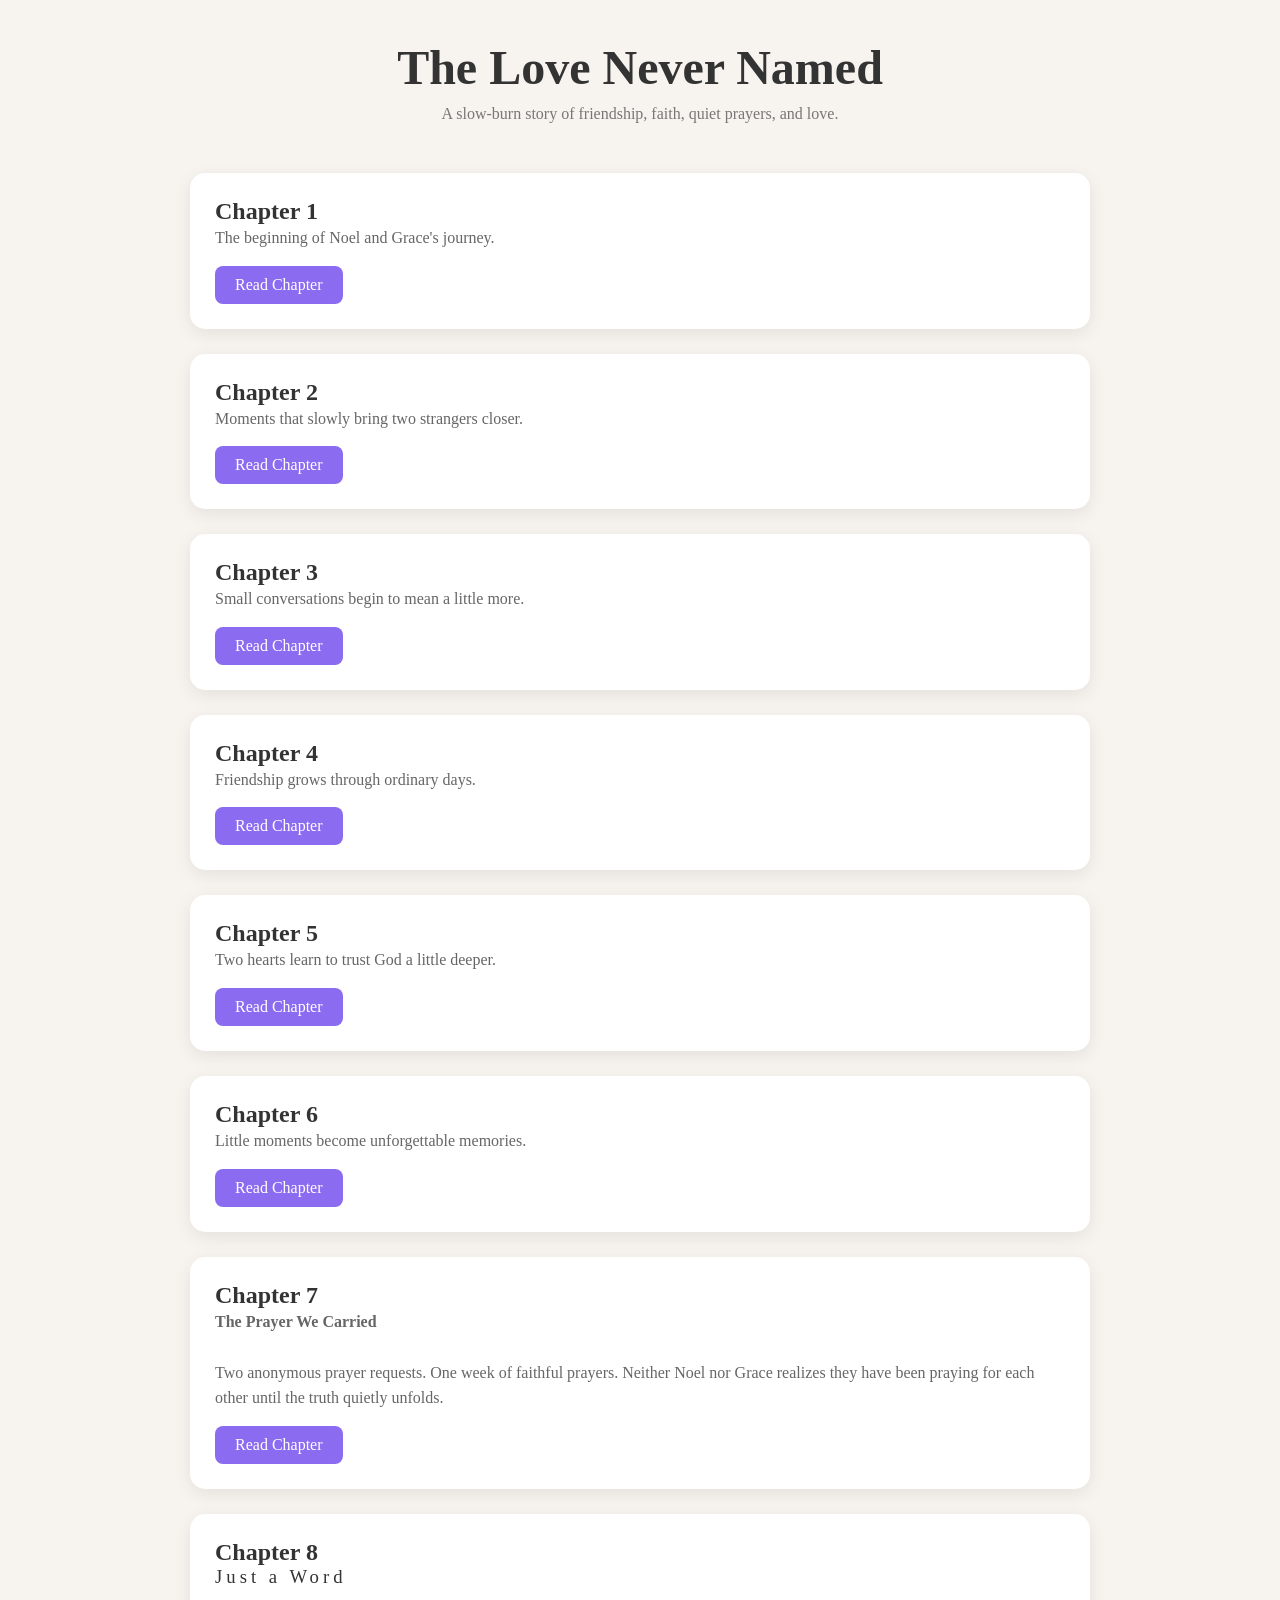
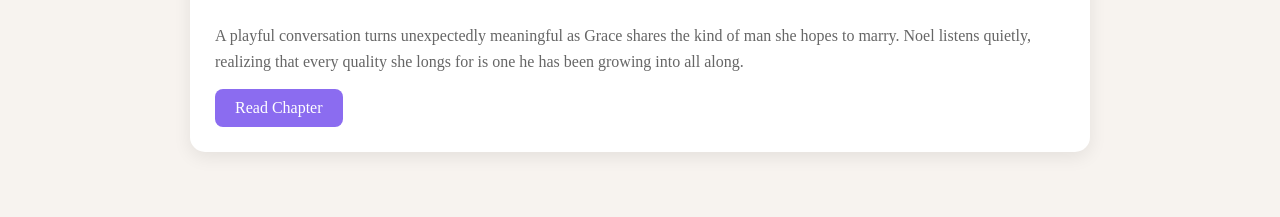
<file: chapters.html>
<!DOCTYPE html>
<html lang="en">
<head>
<meta charset="UTF-8">
<title>The Love Never Named | Chapters</title>

<link rel="stylesheet" href="style.css">

<style>

body{
    margin:0;
    padding:40px;
    font-family:Georgia, serif;
    background:#f7f3ef;
    color:#333;
}

.container{
    max-width:900px;
    margin:auto;
}

h1{
    text-align:center;
    font-size:48px;
    margin-bottom:10px;
}

.subtitle{
    text-align:center;
    color:#777;
    margin-bottom:50px;
}

.chapter{
    background:white;
    border-radius:15px;
    padding:25px;
    margin-bottom:25px;
    box-shadow:0 5px 18px rgba(0,0,0,.08);
    transition:.3s;
}

.chapter:hover{
    transform:translateY(-4px);
}

.chapter h2{
    margin-top:0;
}

.chapter p{
    color:#666;
    line-height:1.6;
}

.read{
    display:inline-block;
    margin-top:15px;
    padding:10px 20px;
    background:#8b6cf0;
    color:white;
    text-decoration:none;
    border-radius:8px;
}

.read:hover{
    background:#6b50d8;
}

</style>

</head>
<body>

<div class="container">

<h1>The Love Never Named</h1>

<p class="subtitle">
A slow-burn story of friendship, faith, quiet prayers, and love.
</p>

<div class="chapter">
<h2>Chapter 1</h2>
<p>The beginning of Noel and Grace's journey.</p>
<a class="read" href="chapter1.html">Read Chapter</a>
</div>

<div class="chapter">
<h2>Chapter 2</h2>
<p>Moments that slowly bring two strangers closer.</p>
<a class="read" href="chapter2.html">Read Chapter</a>
</div>

<div class="chapter">
<h2>Chapter 3</h2>
<p>Small conversations begin to mean a little more.</p>
<a class="read" href="chapter3.html">Read Chapter</a>
</div>

<div class="chapter">
<h2>Chapter 4</h2>
<p>Friendship grows through ordinary days.</p>
<a class="read" href="chapter4.html">Read Chapter</a>
</div>

<div class="chapter">
<h2>Chapter 5</h2>
<p>Two hearts learn to trust God a little deeper.</p>
<a class="read" href="chapter5.html">Read Chapter</a>
</div>

<div class="chapter">
<h2>Chapter 6</h2>
<p>Little moments become unforgettable memories.</p>
<a class="read" href="chapter6.html">Read Chapter</a>
</div>

<div class="chapter">
<h2>Chapter 7</h2>
<p><strong>The Prayer We Carried</strong><br><br>
Two anonymous prayer requests. One week of faithful prayers. Neither Noel nor Grace realizes they have been praying for each other until the truth quietly unfolds.
</p>

<a class="read" href="chapter7.html">Read Chapter</a>
</div>

<div class="chapter">
    <h2>Chapter 8</h2>
    <h3>Just a Word</h3>

    <p>
        A playful conversation turns unexpectedly meaningful as Grace shares
        the kind of man she hopes to marry. Noel listens quietly, realizing
        that every quality she longs for is one he has been growing into all along.
    </p>

    <a class="read" href="chapter8.html">Read Chapter</a>
</div>
</div>

</body>
</html>
</file>
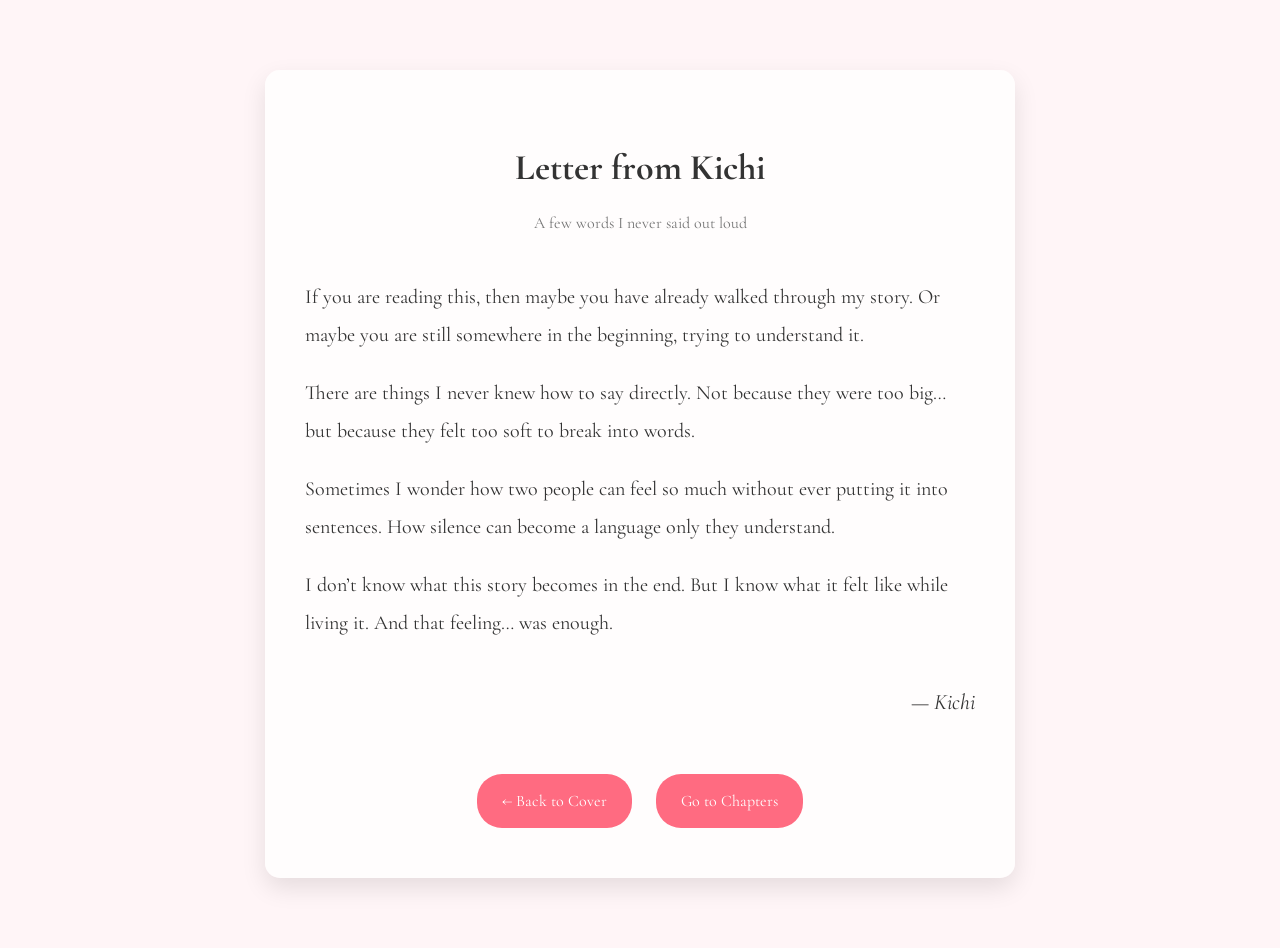
<file: letter.html>
<!DOCTYPE html>
<html lang="en">
<head>
  <meta charset="UTF-8">
  <title>Letter from Kichi</title>

  <link href="https://fonts.googleapis.com/css2?family=Cormorant+Garamond:wght@400;600&display=swap" rel="stylesheet">

  <style>
    body {
      margin: 0;
      font-family: 'Cormorant Garamond', serif;
      background: #fff5f7;
      color: #333;
      line-height: 1.9;
    }

    .container {
      max-width: 750px;
      margin: auto;
      padding: 70px 25px;
    }

    .letter-box {
      background: rgba(255, 255, 255, 0.8);
      padding: 40px;
      border-radius: 15px;
      box-shadow: 0 10px 25px rgba(0,0,0,0.1);
    }

    h1 {
      text-align: center;
      font-size: 36px;
      margin-bottom: 5px;
    }

    .subtitle {
      text-align: center;
      color: #777;
      margin-bottom: 40px;
    }

    p {
      font-size: 20px;
      margin-bottom: 18px;
    }

    .signature {
      margin-top: 40px;
      font-size: 22px;
      text-align: right;
      font-style: italic;
    }

    .nav {
      text-align: center;
      margin-top: 40px;
    }

    .btn {
      display: inline-block;
      padding: 12px 25px;
      background: #ff6b81;
      color: white;
      text-decoration: none;
      border-radius: 25px;
      margin: 10px;
      transition: 0.3s;
    }

    .btn:hover {
      background: #ff3b5c;
      box-shadow: 0 0 12px rgba(255, 107, 129, 0.5);
      transform: scale(1.05);
    }
  </style>
</head>

<body>

  <div class="container">

    <div class="letter-box">

      <h1>Letter from Kichi</h1>
      <div class="subtitle">A few words I never said out loud</div>

      <p>
If you are reading this, then maybe you have already walked through my story.
Or maybe you are still somewhere in the beginning, trying to understand it.
      </p>

      <p>
There are things I never knew how to say directly.
Not because they were too big… but because they felt too soft to break into words.
      </p>

      <p>
Sometimes I wonder how two people can feel so much without ever putting it into sentences.
How silence can become a language only they understand.
      </p>

      <p>
I don’t know what this story becomes in the end.
But I know what it felt like while living it.
And that feeling… was enough.
      </p>

      <div class="signature">
        — Kichi
      </div>

      <div class="nav">
        <a href="index.html" class="btn">← Back to Cover</a>
        <a href="story.html" class="btn">Go to Chapters</a>
      </div>

    </div>

  </div>

</body>
</html>
</file>
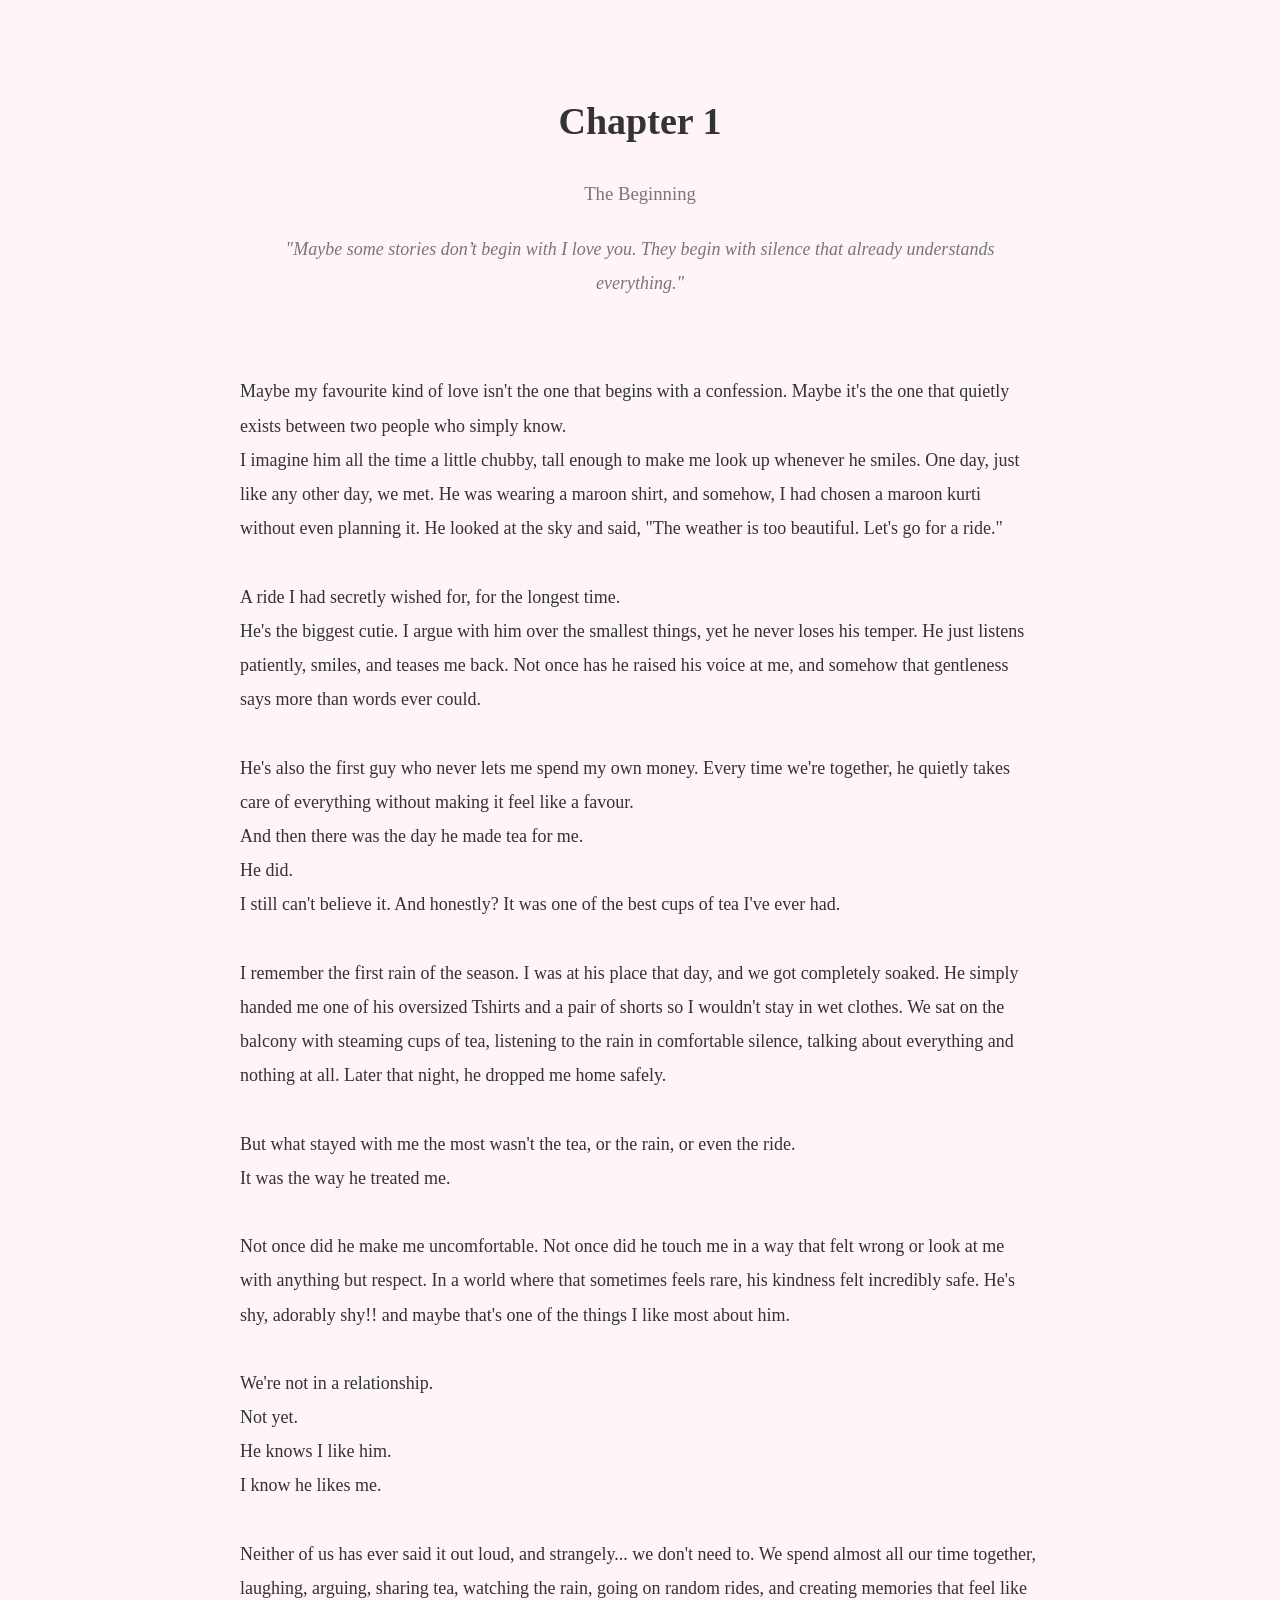
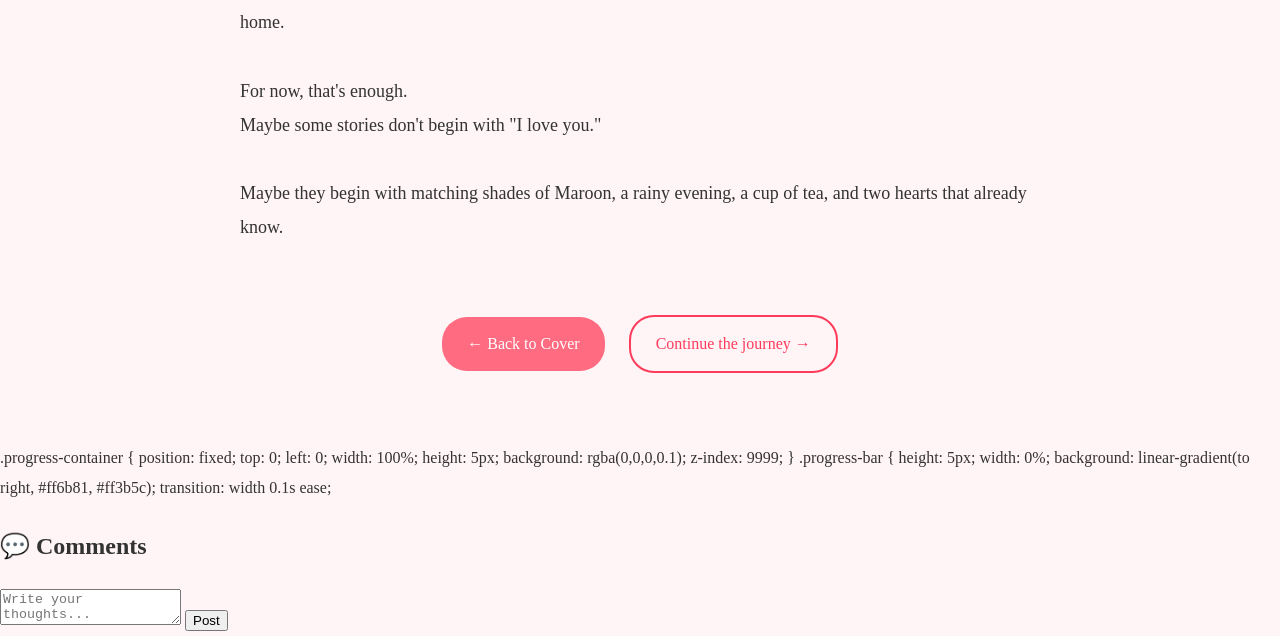
<file: story.html>
<!DOCTYPE html>
<html lang="en">
<head>
  <meta charset="UTF-8">
  <title>Chapter 1 | The Love Never Named</title>

  <style>
    body 
       {
      margin: 0;
      font-family: 'Georgia', serif;
      background: #fff5f7;
      color: #333;
      line-height: 1.9;
    }

    .container {
      max-width: 800px;
      margin: auto;
      padding: 60px 20px;
    }

    h1 {
      text-align: center;
      font-size: 38px;
      margin-bottom: 5px;
    }

    h3 {
      text-align: center;
      font-weight: normal;
      color: #777;
      margin-bottom: 20px;
    }

    .quote-box {
      text-align: center;
      font-style: italic;
      color: #777;
      margin-bottom: 40px;
      font-size: 18px;
    }

    p {
      font-size: 18px;
      margin-bottom: 20px;
      white-space: pre-line;
    }

    .nav {
      text-align: center;
      margin-top: 60px;
    }

    .btn {
      display: inline-block;
      padding: 12px 25px;
      background: #ff6b81;
      color: white;
      text-decoration: none;
      border-radius: 25px;
      margin: 10px;
      transition: 0.3s;
    }

    .btn:hover {
      background: #ff3b5c;
      box-shadow: 0 0 12px rgba(255, 107, 129, 0.5);
      transform: scale(1.05);
    }

    .continue {
      display: inline-block;
      padding: 12px 25px;
      background: transparent;
      color: #ff3b5c;
      text-decoration: none;
      border: 2px solid #ff3b5c;
      border-radius: 25px;
      margin: 10px;
      transition: 0.3s;
    }

    .continue:hover {
      background: #ff3b5c;
      color: white;
      box-shadow: 0 0 12px rgba(255, 59, 92, 0.5);
      transform: scale(1.05);
    }

  </style>
</head>

<body>

  <div class="container">

    <h1>Chapter 1</h1>
    <h3>The Beginning</h3>

    <div class="quote-box">
      "Maybe some stories don’t begin with I love you. They begin with silence that already understands everything."
    </div>

    <p>
Maybe my favourite kind of love isn't the one that begins with a confession. Maybe it's the one that quietly exists between two people who simply know.
I imagine him all the time a little chubby, tall enough to make me look up whenever he smiles. One day, just like any other day, we met. He was wearing a maroon shirt, and somehow, I had chosen a maroon kurti without even planning it. He looked at the sky and said, "The weather is too beautiful. Let's go for a ride."

A ride I had secretly wished for, for the longest time.
He's the biggest cutie. I argue with him over the smallest things, yet he never loses his temper. He just listens patiently, smiles, and teases me back. Not once has he raised his voice at me, and somehow that gentleness says more than words ever could.

He's also the first guy who never lets me spend my own money. Every time we're together, he quietly takes care of everything without making it feel like a favour.
And then there was the day he made tea for me.
He did.
I still can't believe it. And honestly? It was one of the best cups of tea I've ever had.

I remember the first rain of the season. I was at his place that day, and we got completely soaked. He simply handed me one of his oversized Tshirts and a pair of shorts so I wouldn't stay in wet clothes. We sat on the balcony with steaming cups of tea, listening to the rain in comfortable silence, talking about everything and nothing at all. Later that night, he dropped me home safely.

But what stayed with me the most wasn't the tea, or the rain, or even the ride.
It was the way he treated me.

Not once did he make me uncomfortable. Not once did he touch me in a way that felt wrong or look at me with anything but respect. In a world where that sometimes feels rare, his kindness felt incredibly safe. He's shy, adorably shy!! and maybe that's one of the things I like most about him.

We're not in a relationship.
Not yet.
He knows I like him.
I know he likes me.

Neither of us has ever said it out loud, and strangely... we don't need to. We spend almost all our time together, laughing, arguing, sharing tea, watching the rain, going on random rides, and creating memories that feel like home.

For now, that's enough.
Maybe some stories don't begin with "I love you."

Maybe they begin with matching shades of Maroon, a rainy evening, a cup of tea, and two hearts that already know.
    </p>

    <div class="nav">
      <a href="index.html" class="btn">← Back to Cover</a>
     <a href="chapter2.html" class="continue">Continue the journey →</a>
    </div>

  </div>

</body>
<div class="progress-container">
  <div class="progress-bar" id="progressBar"></div>
</div>
.progress-container {
  position: fixed;
  top: 0;
  left: 0;
  width: 100%;
  height: 5px;
  background: rgba(0,0,0,0.1);
  z-index: 9999;
}

.progress-bar {
  height: 5px;
  width: 0%;
  background: linear-gradient(to right, #ff6b81, #ff3b5c);
  transition: width 0.1s ease;

<div class="comment-section">
  <h2>💬 Comments</h2>

  <textarea id="commentInput" placeholder="Write your thoughts..."></textarea>
  <button onclick="addComment()">Post</button>

  <div id="commentList"></div>
</div>
</body>
<script>
function loadComments() {
  let comments = JSON.parse(localStorage.getItem("comments")) || [];
  let list = document.getElementById("commentList");
  list.innerHTML = "";

  comments.forEach(c => {
    let div = document.createElement("div");
    div.className = "comment";
    div.innerText = c;
    list.appendChild(div);
  });
}

function addComment() {
  let input = document.getElementById("commentInput");
  let comments = JSON.parse(localStorage.getItem("comments")) || [];

  if (input.value.trim() !== "") {
    comments.push(input.value);
    localStorage.setItem("comments", JSON.stringify(comments));
    input.value = "";
    loadComments();
  }
}

loadComments();
</script>

</html>
</file>
<file: style.css>
* {
    margin: 0;
    padding: 0;
    box-sizing: border-box;
}

body {
    font-family: 'Lora', serif;
    background: #111;
    color: #f7f2e8;
}

header {
    height: 100vh;
    background:
        linear-gradient(rgba(0,0,0,0.55), rgba(0,0,0,0.65)),
        url("cover.png");
    background-size: cover;
    background-position: center;
    display: flex;
    justify-content: center;
    align-items: center;
    text-align: center;
}

.overlay {
    max-width: 700px;
    padding: 20px;
}

h1 {
    font-family: 'Cormorant Garamond', serif;
    font-size: 5rem;
    font-weight: 700;
    margin-bottom: 20px;
}

.quote {
    font-size: 1.3rem;
    line-height: 1.8;
    color: #f3e7d0;
    margin-bottom: 30px;
}

h3 {
    letter-spacing: 4px;
    margin-bottom: 35px;
    font-weight: normal;
}

.button {
    display: inline-block;
    text-decoration: none;
    color: white;
    background: #b68b47;
    padding: 16px 36px;
    border-radius: 40px;
    transition: 0.3s;
    font-size: 18px;
}

.button:hover {
    background: #d4a85c;
    transform: translateY(-3px);
}

@media (max-width: 768px) {

    h1 {
        font-size: 3rem;
    }

    .quote {
        font-size: 1rem;
    }
.rain {
    position: absolute;
    top: 0;
    left: 0;
    width: 100%;
    height: 100%;
    pointer-events: none;
    overflow: hidden;
}

/* individual raindrops */
.rain::before,
.rain::after {
    content: "";
    position: absolute;
    width: 2px;
    height: 100%;
    background: transparent;
    box-shadow: 
        10px 0px rgba(255,255,255,0.3),
        50px 20px rgba(255,255,255,0.3),
        90px 10px rgba(255,255,255,0.2),
        130px 40px rgba(255,255,255,0.3),
        170px 30px rgba(255,255,255,0.2),
        210px 60px rgba(255,255,255,0.3),
        250px 20px rgba(255,255,255,0.2),
        290px 80px rgba(255,255,255,0.3),
        330px 40px rgba(255,255,255,0.2),
        370px 10px rgba(255,255,255,0.3);
    animation: rainFall 0.6s linear infinite;
}

.rain::after {
    animation-delay: 0.3s;
    opacity: 0.6;
}

@keyframes rainFall {
    from {
        transform: translateY(-100%);
    }
    to {
        transform: translateY(100%);
    }
}

}
</file>
